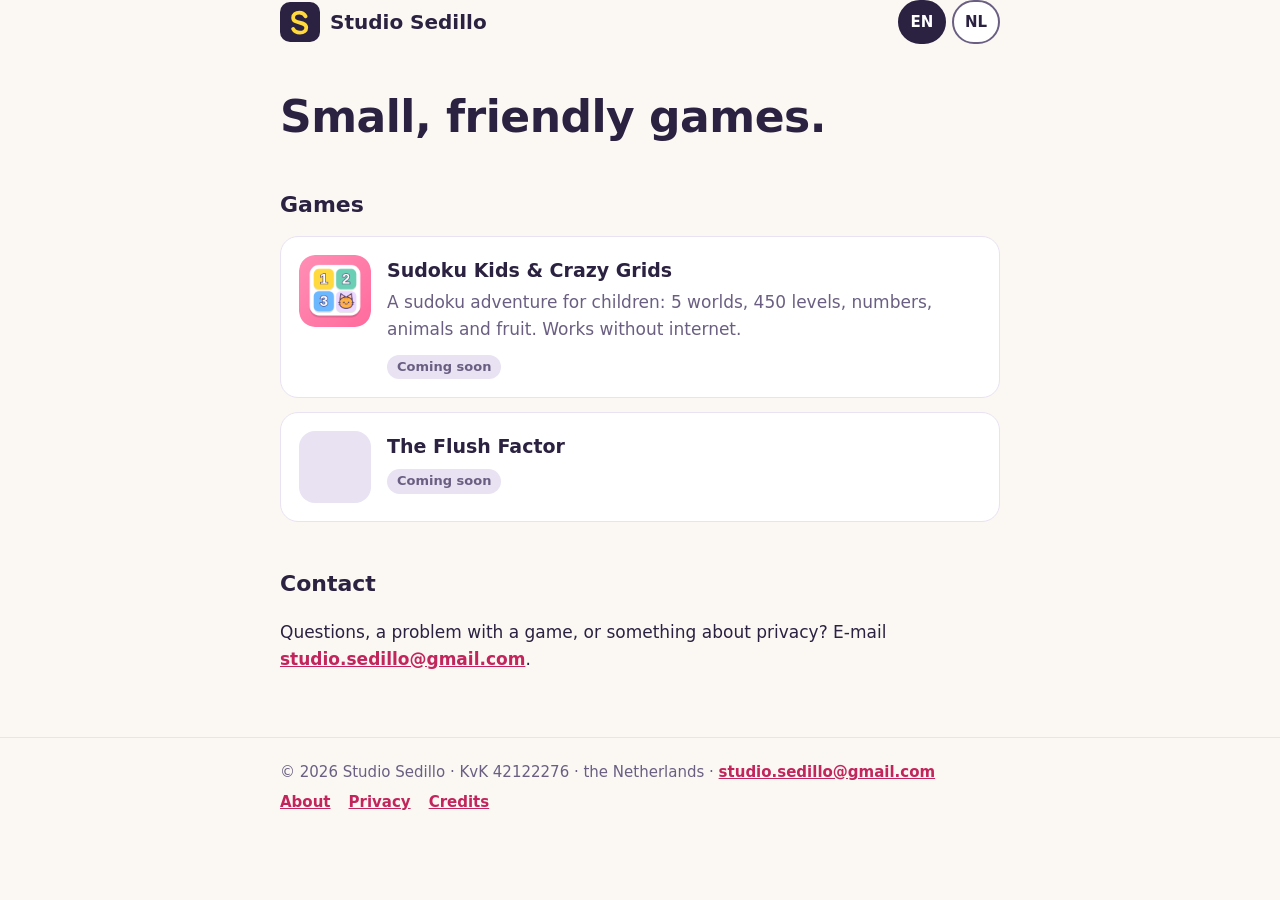
<file: index.html>
<!DOCTYPE html>
<html lang="en">
<head>
  <meta charset="UTF-8" />
  <meta http-equiv="Content-Security-Policy" content="default-src 'self'; script-src 'self'; style-src 'self'; img-src 'self' data:; object-src 'none'; base-uri 'self'; form-action 'none'" />
  <meta name="referrer" content="strict-origin-when-cross-origin" />
  <meta name="viewport" content="width=device-width, initial-scale=1.0" />
  <meta name="description" content="Studio Sedillo makes small, friendly games." />
  <meta name="theme-color" content="#2B2140" />
  <title data-title-en="Studio Sedillo – small, friendly games" data-title-nl="Studio Sedillo – kleine, vriendelijke spellen">Studio Sedillo – small, friendly games</title>
  <link rel="icon" href="logo.svg" type="image/svg+xml" />
  <link rel="stylesheet" href="style.css" />
</head>
<body>
<a class="skip" href="#main" data-en="Skip to content" data-nl="Naar de inhoud">Skip to content</a>
<header class="wrap">
  <div class="bar">
    <a class="brand" href="./"><img src="logo.svg" alt="" width="40" height="40" />Studio Sedillo</a>
    <div class="langs" role="group" aria-label="Language">
      <button type="button" data-lang="en" lang="en" aria-pressed="true">EN</button>
      <button type="button" data-lang="nl" lang="nl" aria-pressed="false">NL</button>
    </div>
  </div>
</header>

<main class="wrap" id="main">
  <h1 data-en="Small, friendly games." data-nl="Kleine, vriendelijke spellen.">Small, friendly games.</h1>

  <h2 id="apps" data-en="Games" data-nl="Spellen">Games</h2>
  <div class="apps">
    <article class="app">
      <img src="apps/sudoku-kids.png" alt="" width="72" height="72" />
      <div>
        <h3>Sudoku Kids &amp; Crazy Grids</h3>
        <p data-en="A sudoku adventure for children: 5 worlds, 450 levels, numbers, animals and fruit. Works without internet."
           data-nl="Een sudoku-avontuur voor kinderen: 5 werelden, 450 levels, cijfers, dieren en fruit. Werkt zonder internet.">A sudoku adventure for children: 5 worlds, 450 levels, numbers, animals and fruit. Works without internet.</p>
        <span class="tag" data-en="Coming soon" data-nl="Binnenkort">Coming soon</span>
      </div>
    </article>
    <article class="app">
      <div class="ph" aria-hidden="true"></div>
      <div>
        <h3>The Flush Factor</h3>
        <span class="tag" data-en="Coming soon" data-nl="Binnenkort">Coming soon</span>
      </div>
    </article>
  </div>

  <h2 id="contact" data-en="Contact" data-nl="Contact">Contact</h2>
  <p data-en="Questions, a problem with a game, or something about privacy? E-mail <a href=&quot;mailto:studio.sedillo@gmail.com&quot;>studio.sedillo@gmail.com</a>."
     data-nl="Vragen, een probleem met een spel, of iets over privacy? Mail naar <a href=&quot;mailto:studio.sedillo@gmail.com&quot;>studio.sedillo@gmail.com</a>.">Questions, a problem with a game, or something about privacy? E-mail <a href="mailto:studio.sedillo@gmail.com">studio.sedillo@gmail.com</a>.</p>
</main>

<footer>
  <div class="wrap">
    <span data-en="&copy; 2026 Studio Sedillo · KvK 42122276 · the Netherlands · <a href=&quot;mailto:studio.sedillo@gmail.com&quot;>studio.sedillo@gmail.com</a>" data-nl="&copy; 2026 Studio Sedillo · KvK 42122276 · Nederland · <a href=&quot;mailto:studio.sedillo@gmail.com&quot;>studio.sedillo@gmail.com</a>">&copy; 2026 Studio Sedillo · KvK 42122276 · the Netherlands · <a href="mailto:studio.sedillo@gmail.com">studio.sedillo@gmail.com</a></span>
    <nav class="foot-links">
      <a href="over" data-en="About" data-nl="Over ons">About</a>
      <a href="privacy" data-en="Privacy" data-nl="Privacy">Privacy</a>
      <a href="credits" data-en="Credits" data-nl="Credits">Credits</a>
    </nav>
  </div>
</footer>
<script src="site.js"></script>
</body>
</html>
</file>
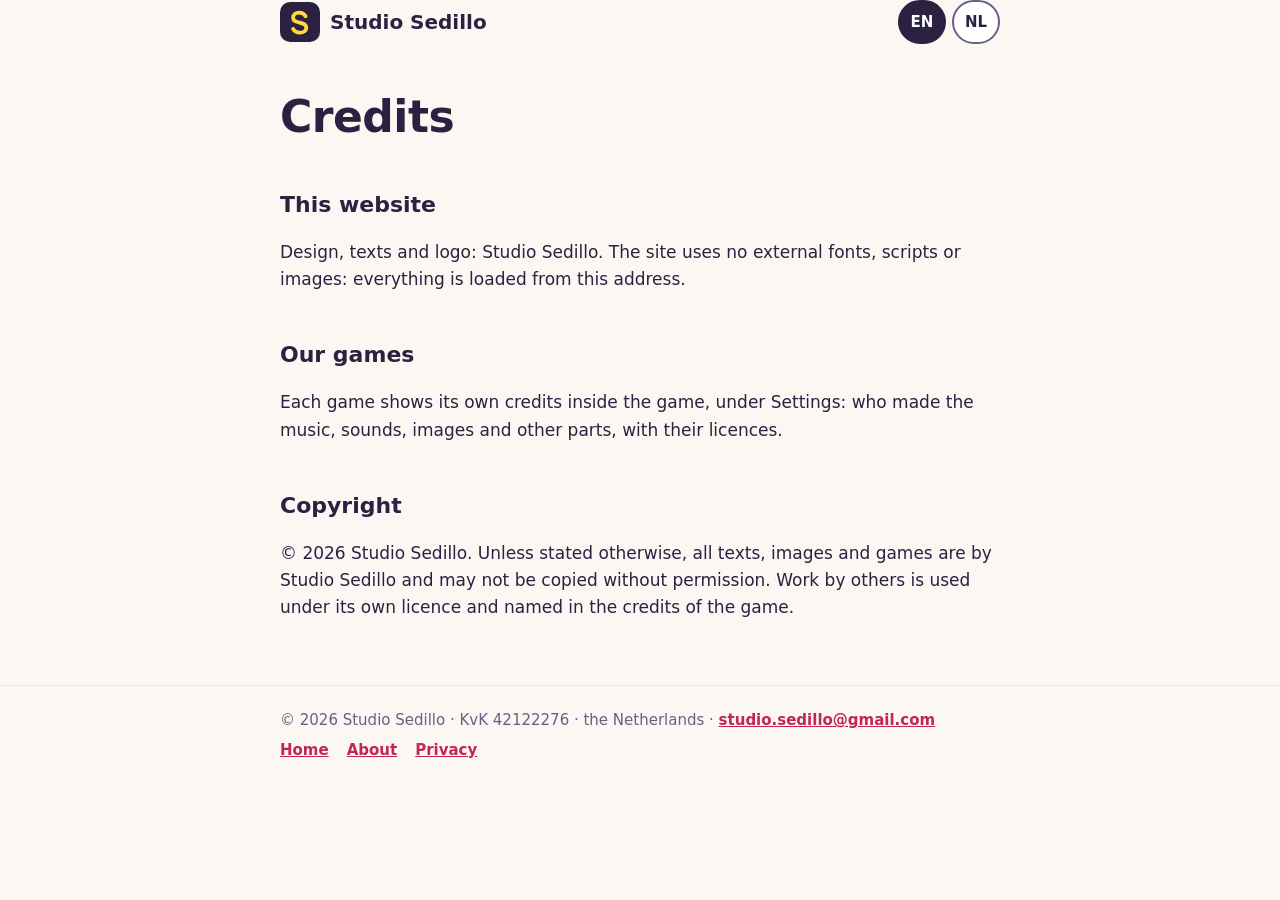
<file: credits.html>
<!DOCTYPE html>
<html lang="en">
<head>
  <meta charset="UTF-8" />
  <meta http-equiv="Content-Security-Policy" content="default-src 'self'; script-src 'self'; style-src 'self'; img-src 'self' data:; object-src 'none'; base-uri 'self'; form-action 'none'" />
  <meta name="referrer" content="strict-origin-when-cross-origin" />
  <meta name="viewport" content="width=device-width, initial-scale=1.0" />
  <meta name="theme-color" content="#2B2140" />
  <title data-title-en="Credits – Studio Sedillo" data-title-nl="Credits – Studio Sedillo">Credits – Studio Sedillo</title>
  <link rel="icon" href="logo.svg" type="image/svg+xml" />
  <link rel="stylesheet" href="style.css" />
</head>
<body>
<a class="skip" href="#main" data-en="Skip to content" data-nl="Naar de inhoud">Skip to content</a>
<header class="wrap">
  <div class="bar">
    <a class="brand" href="./"><img src="logo.svg" alt="" width="40" height="40" />Studio Sedillo</a>
    <div class="langs" role="group" aria-label="Language">
      <button type="button" data-lang="en" lang="en" aria-pressed="true">EN</button>
      <button type="button" data-lang="nl" lang="nl" aria-pressed="false">NL</button>
    </div>
  </div>
</header>

<main class="wrap" id="main">
  <h1 data-en="Credits" data-nl="Credits">Credits</h1>

  <h2 data-en="This website" data-nl="Deze website">This website</h2>
  <p data-en="Design, texts and logo: Studio Sedillo. The site uses no external fonts, scripts or images: everything is loaded from this address."
     data-nl="Ontwerp, teksten en logo: Studio Sedillo. De site gebruikt geen lettertypen, scripts of afbeeldingen van buiten: alles komt van dit adres.">Design, texts and logo: Studio Sedillo. The site uses no external fonts, scripts or images: everything is loaded from this address.</p>

  <h2 data-en="Our games" data-nl="Onze spellen">Our games</h2>
  <p data-en="Each game shows its own credits inside the game, under Settings: who made the music, sounds, images and other parts, with their licences."
     data-nl="Elk spel toont zijn eigen credits in het spel, onder Instellingen: wie de muziek, geluiden, afbeeldingen en andere onderdelen heeft gemaakt, met hun licenties.">Each game shows its own credits inside the game, under Settings: who made the music, sounds, images and other parts, with their licences.</p>

  <h2 data-en="Copyright" data-nl="Auteursrecht">Copyright</h2>
  <p data-en="&copy; 2026 Studio Sedillo. Unless stated otherwise, all texts, images and games are by Studio Sedillo and may not be copied without permission. Work by others is used under its own licence and named in the credits of the game."
     data-nl="&copy; 2026 Studio Sedillo. Tenzij anders vermeld zijn alle teksten, afbeeldingen en spellen van Studio Sedillo en mogen ze niet zonder toestemming worden overgenomen. Werk van anderen wordt gebruikt onder de eigen licentie en staat in de credits van het spel.">&copy; 2026 Studio Sedillo. Unless stated otherwise, all texts, images and games are by Studio Sedillo and may not be copied without permission. Work by others is used under its own licence and named in the credits of the game.</p>
</main>

<footer>
  <div class="wrap">
    <span data-en="&copy; 2026 Studio Sedillo · KvK 42122276 · the Netherlands · <a href=&quot;mailto:studio.sedillo@gmail.com&quot;>studio.sedillo@gmail.com</a>" data-nl="&copy; 2026 Studio Sedillo · KvK 42122276 · Nederland · <a href=&quot;mailto:studio.sedillo@gmail.com&quot;>studio.sedillo@gmail.com</a>">&copy; 2026 Studio Sedillo · KvK 42122276 · the Netherlands · <a href="mailto:studio.sedillo@gmail.com">studio.sedillo@gmail.com</a></span>
    <nav class="foot-links">
      <a href="./" data-en="Home" data-nl="Home">Home</a>
      <a href="over" data-en="About" data-nl="Over ons">About</a>
      <a href="privacy" data-en="Privacy" data-nl="Privacy">Privacy</a>
    </nav>
  </div>
</footer>
<script src="site.js"></script>
</body>
</html>
</file>
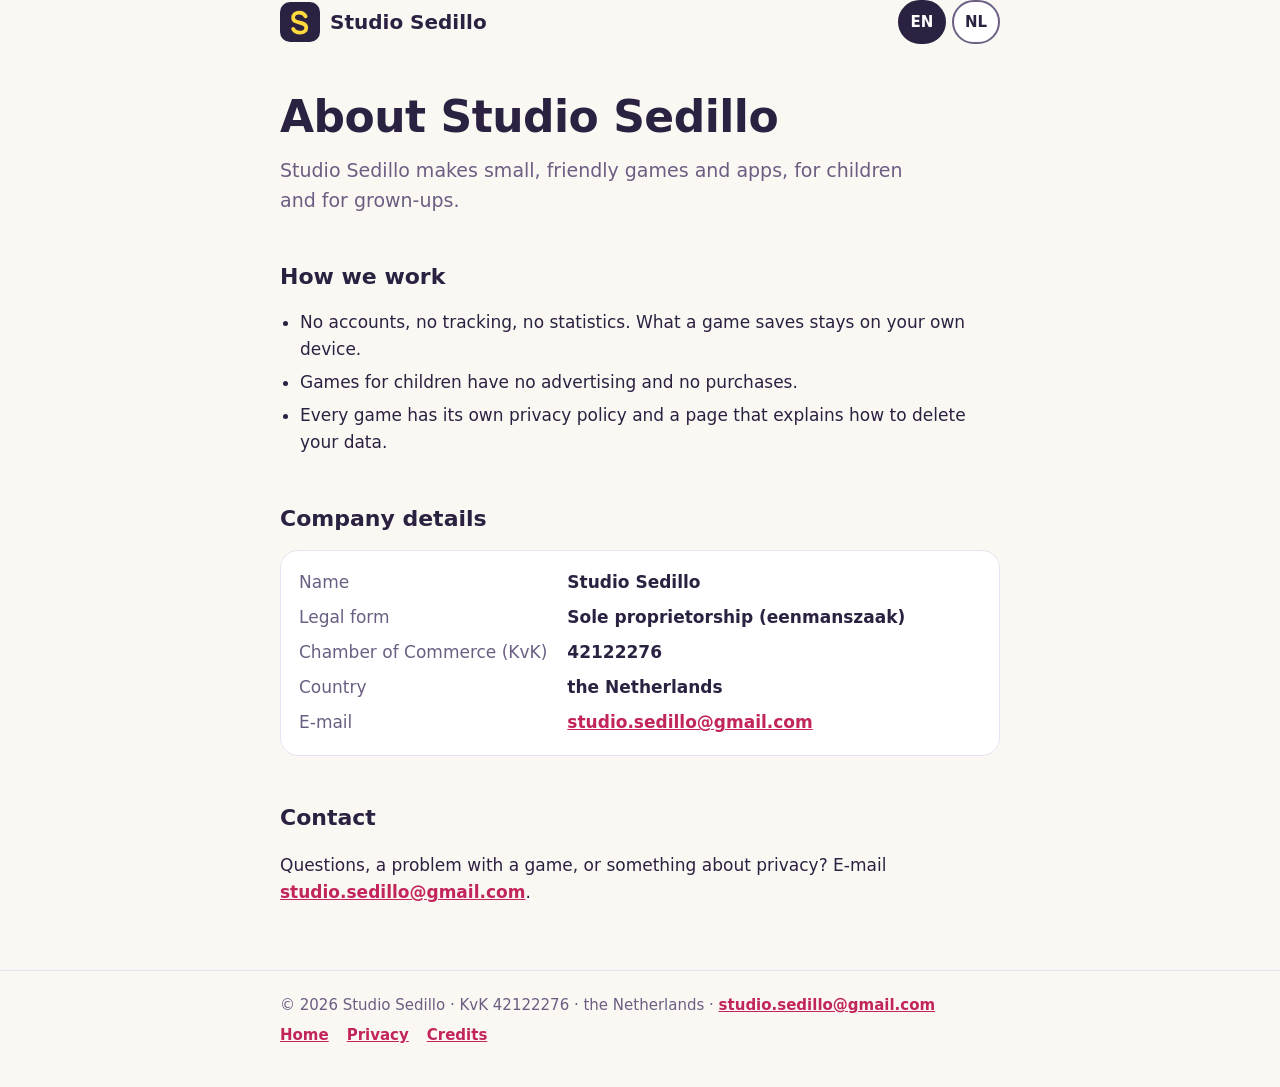
<file: over.html>
<!DOCTYPE html>
<html lang="en">
<head>
  <meta charset="UTF-8" />
  <meta http-equiv="Content-Security-Policy" content="default-src 'self'; script-src 'self'; style-src 'self'; img-src 'self' data:; object-src 'none'; base-uri 'self'; form-action 'none'" />
  <meta name="referrer" content="strict-origin-when-cross-origin" />
  <meta name="viewport" content="width=device-width, initial-scale=1.0" />
  <meta name="theme-color" content="#2B2140" />
  <title data-title-en="About – Studio Sedillo" data-title-nl="Over ons – Studio Sedillo">About – Studio Sedillo</title>
  <link rel="icon" href="logo.svg" type="image/svg+xml" />
  <link rel="stylesheet" href="style.css" />
</head>
<body>
<a class="skip" href="#main" data-en="Skip to content" data-nl="Naar de inhoud">Skip to content</a>
<header class="wrap">
  <div class="bar">
    <a class="brand" href="./"><img src="logo.svg" alt="" width="40" height="40" />Studio Sedillo</a>
    <div class="langs" role="group" aria-label="Language">
      <button type="button" data-lang="en" lang="en" aria-pressed="true">EN</button>
      <button type="button" data-lang="nl" lang="nl" aria-pressed="false">NL</button>
    </div>
  </div>
</header>

<main class="wrap" id="main">
  <h1 data-en="About Studio Sedillo" data-nl="Over Studio Sedillo">About Studio Sedillo</h1>
  <p class="lead" data-en="Studio Sedillo makes small, friendly games and apps, for children and for grown-ups."
     data-nl="Studio Sedillo maakt kleine, vriendelijke spellen en apps, voor kinderen en voor volwassenen.">Studio Sedillo makes small, friendly games and apps, for children and for grown-ups.</p>

  <h2 data-en="How we work" data-nl="Hoe we werken">How we work</h2>
  <ul class="points">
    <li data-en="No accounts, no tracking, no statistics. What a game saves stays on your own device."
        data-nl="Geen accounts, geen tracking, geen statistieken. Wat een spel bewaart, blijft op je eigen toestel.">No accounts, no tracking, no statistics. What a game saves stays on your own device.</li>
    <li data-en="Games for children have no advertising and no purchases."
        data-nl="Spellen voor kinderen hebben geen advertenties en geen aankopen.">Games for children have no advertising and no purchases.</li>
    <li data-en="Every game has its own privacy policy and a page that explains how to delete your data."
        data-nl="Elk spel heeft een eigen privacyverklaring en een pagina die uitlegt hoe je je gegevens verwijdert.">Every game has its own privacy policy and a page that explains how to delete your data.</li>
  </ul>

  <h2 data-en="Company details" data-nl="Bedrijfsgegevens">Company details</h2>
  <dl class="facts">
    <dt data-en="Name" data-nl="Naam">Name</dt>
    <dd>Studio Sedillo</dd>
    <dt data-en="Legal form" data-nl="Rechtsvorm">Legal form</dt>
    <dd data-en="Sole proprietorship (eenmanszaak)" data-nl="Eenmanszaak">Sole proprietorship (eenmanszaak)</dd>
    <dt data-en="Chamber of Commerce (KvK)" data-nl="KvK-nummer">Chamber of Commerce (KvK)</dt>
    <dd>42122276</dd>
    <dt data-en="Country" data-nl="Land">Country</dt>
    <dd data-en="the Netherlands" data-nl="Nederland">the Netherlands</dd>
    <dt data-en="E-mail" data-nl="E-mail">E-mail</dt>
    <dd><a href="mailto:studio.sedillo@gmail.com">studio.sedillo@gmail.com</a></dd>
  </dl>

  <h2 data-en="Contact" data-nl="Contact">Contact</h2>
  <p data-en="Questions, a problem with a game, or something about privacy? E-mail <a href=&quot;mailto:studio.sedillo@gmail.com&quot;>studio.sedillo@gmail.com</a>."
     data-nl="Vragen, een probleem met een spel, of iets over privacy? Mail naar <a href=&quot;mailto:studio.sedillo@gmail.com&quot;>studio.sedillo@gmail.com</a>.">Questions, a problem with a game, or something about privacy? E-mail <a href="mailto:studio.sedillo@gmail.com">studio.sedillo@gmail.com</a>.</p>
</main>

<footer>
  <div class="wrap">
    <span data-en="&copy; 2026 Studio Sedillo · KvK 42122276 · the Netherlands · <a href=&quot;mailto:studio.sedillo@gmail.com&quot;>studio.sedillo@gmail.com</a>" data-nl="&copy; 2026 Studio Sedillo · KvK 42122276 · Nederland · <a href=&quot;mailto:studio.sedillo@gmail.com&quot;>studio.sedillo@gmail.com</a>">&copy; 2026 Studio Sedillo · KvK 42122276 · the Netherlands · <a href="mailto:studio.sedillo@gmail.com">studio.sedillo@gmail.com</a></span>
    <nav class="foot-links">
      <a href="./" data-en="Home" data-nl="Home">Home</a>
      <a href="privacy" data-en="Privacy" data-nl="Privacy">Privacy</a>
      <a href="credits" data-en="Credits" data-nl="Credits">Credits</a>
    </nav>
  </div>
</footer>
<script src="site.js"></script>
</body>
</html>
</file>
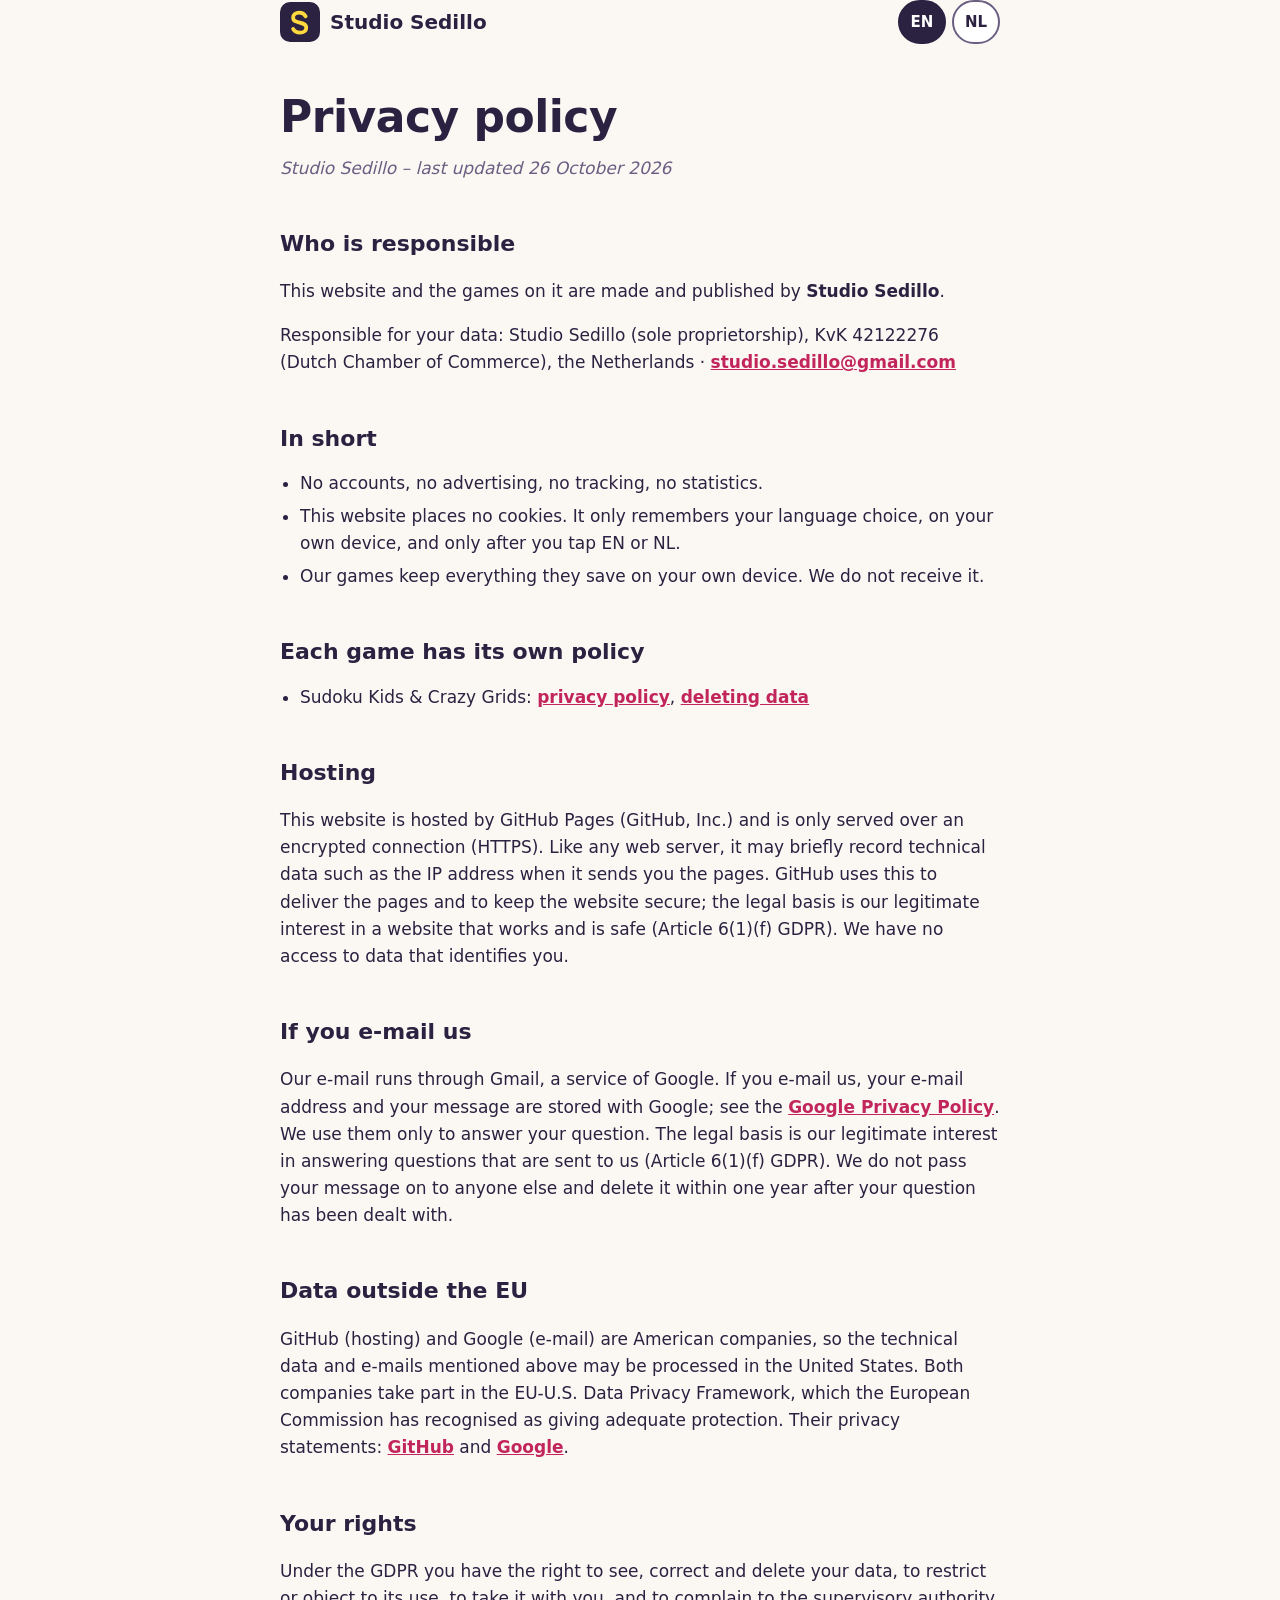
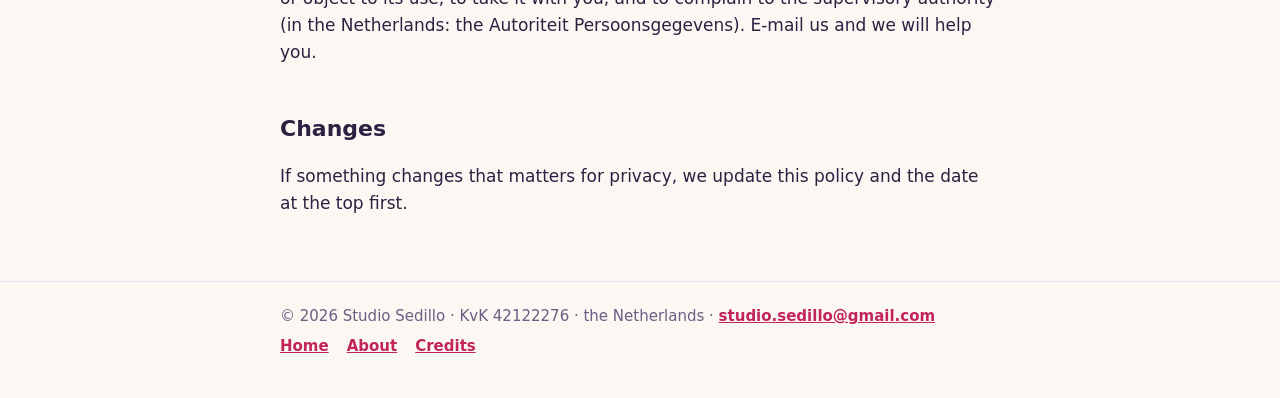
<file: privacy.html>
<!DOCTYPE html>
<html lang="en">
<head>
  <meta charset="UTF-8" />
  <meta http-equiv="Content-Security-Policy" content="default-src 'self'; script-src 'self'; style-src 'self'; img-src 'self' data:; object-src 'none'; base-uri 'self'; form-action 'none'" />
  <meta name="referrer" content="strict-origin-when-cross-origin" />
  <meta name="viewport" content="width=device-width, initial-scale=1.0" />
  <meta name="theme-color" content="#2B2140" />
  <title data-title-en="Privacy policy – Studio Sedillo" data-title-nl="Privacyverklaring – Studio Sedillo">Privacy policy – Studio Sedillo</title>
  <link rel="icon" href="logo.svg" type="image/svg+xml" />
  <link rel="stylesheet" href="style.css" />
</head>
<body>
<a class="skip" href="#main" data-en="Skip to content" data-nl="Naar de inhoud">Skip to content</a>
<header class="wrap">
  <div class="bar">
    <a class="brand" href="./"><img src="logo.svg" alt="" width="40" height="40" />Studio Sedillo</a>
    <div class="langs" role="group" aria-label="Language">
      <button type="button" data-lang="en" lang="en" aria-pressed="true">EN</button>
      <button type="button" data-lang="nl" lang="nl" aria-pressed="false">NL</button>
    </div>
  </div>
</header>

<main class="wrap" id="main">
  <h1 data-en="Privacy policy" data-nl="Privacyverklaring">Privacy policy</h1>
  <p class="updated" data-en="Studio Sedillo – last updated 26 October 2026" data-nl="Studio Sedillo – laatst bijgewerkt op 26 oktober 2026">Studio Sedillo – last updated 26 October 2026</p>

  <h2 data-en="Who is responsible" data-nl="Wie is verantwoordelijk">Who is responsible</h2>
  <p data-en="This website and the games on it are made and published by <strong>Studio Sedillo</strong>."
     data-nl="Deze website en de spellen erop worden gemaakt en uitgegeven door <strong>Studio Sedillo</strong>.">This website and the games on it are made and published by <strong>Studio Sedillo</strong>.</p>
  <p data-en="Responsible for your data: Studio Sedillo (sole proprietorship), KvK 42122276 (Dutch Chamber of Commerce), the Netherlands · <a href=&quot;mailto:studio.sedillo@gmail.com&quot;>studio.sedillo@gmail.com</a>"
     data-nl="Verantwoordelijke: Studio Sedillo (eenmanszaak), KvK 42122276, Nederland · <a href=&quot;mailto:studio.sedillo@gmail.com&quot;>studio.sedillo@gmail.com</a>">Responsible for your data: Studio Sedillo (sole proprietorship), KvK 42122276 (Dutch Chamber of Commerce), the Netherlands · <a href="mailto:studio.sedillo@gmail.com">studio.sedillo@gmail.com</a></p>

  <h2 data-en="In short" data-nl="In het kort">In short</h2>
  <ul class="points">
    <li data-en="No accounts, no advertising, no tracking, no statistics." data-nl="Geen accounts, geen advertenties, geen tracking, geen statistieken.">No accounts, no advertising, no tracking, no statistics.</li>
    <li data-en="This website places no cookies. It only remembers your language choice, on your own device, and only after you tap EN or NL." data-nl="Deze website plaatst geen cookies. Hij onthoudt alleen je taalkeuze, op je eigen toestel, en pas nadat je op EN of NL tikt.">This website places no cookies. It only remembers your language choice, on your own device, and only after you tap EN or NL.</li>
    <li data-en="Our games keep everything they save on your own device. We do not receive it." data-nl="Onze spellen bewaren alles op je eigen toestel. Wij ontvangen het niet.">Our games keep everything they save on your own device. We do not receive it.</li>
  </ul>

  <h2 data-en="Each game has its own policy" data-nl="Elk spel heeft een eigen verklaring">Each game has its own policy</h2>
  <ul class="points">
    <li>Sudoku Kids &amp; Crazy Grids:
      <a href="sudoku-kids/privacy" data-en="privacy policy" data-nl="privacyverklaring">privacy policy</a>,
      <a href="sudoku-kids/delete" data-en="deleting data" data-nl="gegevens verwijderen">deleting data</a></li>
  </ul>

  <h2 data-en="Hosting" data-nl="Hosting">Hosting</h2>
  <p data-en="This website is hosted by GitHub Pages (GitHub, Inc.) and is only served over an encrypted connection (HTTPS). Like any web server, it may briefly record technical data such as the IP address when it sends you the pages. GitHub uses this to deliver the pages and to keep the website secure; the legal basis is our legitimate interest in a website that works and is safe (Article 6(1)(f) GDPR). We have no access to data that identifies you."
     data-nl="Deze website wordt gehost door GitHub Pages (GitHub, Inc.) en is alleen bereikbaar via een versleutelde verbinding (HTTPS). Zoals elke webserver kan die bij het versturen van de pagina's kort technische gegevens zoals het IP-adres vastleggen. GitHub gebruikt dit om de pagina's te leveren en de website te beveiligen; de grondslag is ons gerechtvaardigd belang bij een website die werkt en veilig is (artikel 6 lid 1 sub f AVG). Wij hebben geen toegang tot gegevens waarmee jij te herkennen bent.">This website is hosted by GitHub Pages (GitHub, Inc.) and is only served over an encrypted connection (HTTPS). Like any web server, it may briefly record technical data such as the IP address when it sends you the pages. GitHub uses this to deliver the pages and to keep the website secure; the legal basis is our legitimate interest in a website that works and is safe (Article 6(1)(f) GDPR). We have no access to data that identifies you.</p>

  <h2 data-en="If you e-mail us" data-nl="Als je ons mailt">If you e-mail us</h2>
  <p data-en="Our e-mail runs through Gmail, a service of Google. If you e-mail us, your e-mail address and your message are stored with Google; see the <a href=&quot;https://policies.google.com/privacy&quot; rel=&quot;noopener&quot;>Google Privacy Policy</a>. We use them only to answer your question. The legal basis is our legitimate interest in answering questions that are sent to us (Article 6(1)(f) GDPR). We do not pass your message on to anyone else and delete it within one year after your question has been dealt with."
     data-nl="Onze e-mail loopt via Gmail, een dienst van Google. Als je ons mailt, staan je e-mailadres en je bericht bij Google; zie de <a href=&quot;https://policies.google.com/privacy&quot; rel=&quot;noopener&quot;>privacyverklaring van Google</a>. We gebruiken ze alleen om je vraag te beantwoorden. De grondslag is ons gerechtvaardigd belang om vragen te beantwoorden die we krijgen (artikel 6 lid 1 sub f AVG). We geven je bericht aan niemand anders door en wissen het binnen een jaar nadat je vraag is afgehandeld.">Our e-mail runs through Gmail, a service of Google. If you e-mail us, your e-mail address and your message are stored with Google; see the <a href="https://policies.google.com/privacy" rel="noopener">Google Privacy Policy</a>. We use them only to answer your question. The legal basis is our legitimate interest in answering questions that are sent to us (Article 6(1)(f) GDPR). We do not pass your message on to anyone else and delete it within one year after your question has been dealt with.</p>

  <h2 data-en="Data outside the EU" data-nl="Gegevens buiten de EU">Data outside the EU</h2>
  <p data-en="GitHub (hosting) and Google (e-mail) are American companies, so the technical data and e-mails mentioned above may be processed in the United States. Both companies take part in the EU-U.S. Data Privacy Framework, which the European Commission has recognised as giving adequate protection. Their privacy statements: <a href=&quot;https://docs.github.com/en/site-policy/privacy-policies/github-general-privacy-statement&quot; rel=&quot;noopener&quot;>GitHub</a> and <a href=&quot;https://policies.google.com/privacy&quot; rel=&quot;noopener&quot;>Google</a>."
     data-nl="GitHub (hosting) en Google (e-mail) zijn Amerikaanse bedrijven. De technische gegevens en e-mails die hierboven staan, kunnen daardoor in de Verenigde Staten worden verwerkt. Beide bedrijven doen mee aan het EU-U.S. Data Privacy Framework, dat volgens de Europese Commissie voldoende bescherming biedt. Hun privacyverklaringen: <a href=&quot;https://docs.github.com/en/site-policy/privacy-policies/github-general-privacy-statement&quot; rel=&quot;noopener&quot;>GitHub</a> en <a href=&quot;https://policies.google.com/privacy&quot; rel=&quot;noopener&quot;>Google</a>.">GitHub (hosting) and Google (e-mail) are American companies, so the technical data and e-mails mentioned above may be processed in the United States. Both companies take part in the EU-U.S. Data Privacy Framework, which the European Commission has recognised as giving adequate protection. Their privacy statements: <a href="https://docs.github.com/en/site-policy/privacy-policies/github-general-privacy-statement" rel="noopener">GitHub</a> and <a href="https://policies.google.com/privacy" rel="noopener">Google</a>.</p>

  <h2 data-en="Your rights" data-nl="Je rechten">Your rights</h2>
  <p data-en="Under the GDPR you have the right to see, correct and delete your data, to restrict or object to its use, to take it with you, and to complain to the supervisory authority (in the Netherlands: the Autoriteit Persoonsgegevens). E-mail us and we will help you."
     data-nl="Volgens de AVG heb je recht op inzage, correctie en verwijdering van je gegevens, op beperking van en bezwaar tegen het gebruik ervan, op het meenemen van je gegevens, en op het indienen van een klacht bij de toezichthouder (in Nederland: de Autoriteit Persoonsgegevens). Mail ons en we helpen je.">Under the GDPR you have the right to see, correct and delete your data, to restrict or object to its use, to take it with you, and to complain to the supervisory authority (in the Netherlands: the Autoriteit Persoonsgegevens). E-mail us and we will help you.</p>

  <h2 data-en="Changes" data-nl="Wijzigingen">Changes</h2>
  <p data-en="If something changes that matters for privacy, we update this policy and the date at the top first."
     data-nl="Als er iets verandert dat voor privacy van belang is, passen we eerst deze verklaring en de datum bovenaan aan.">If something changes that matters for privacy, we update this policy and the date at the top first.</p>
</main>

<footer>
  <div class="wrap">
    <span data-en="&copy; 2026 Studio Sedillo · KvK 42122276 · the Netherlands · <a href=&quot;mailto:studio.sedillo@gmail.com&quot;>studio.sedillo@gmail.com</a>" data-nl="&copy; 2026 Studio Sedillo · KvK 42122276 · Nederland · <a href=&quot;mailto:studio.sedillo@gmail.com&quot;>studio.sedillo@gmail.com</a>">&copy; 2026 Studio Sedillo · KvK 42122276 · the Netherlands · <a href="mailto:studio.sedillo@gmail.com">studio.sedillo@gmail.com</a></span>
    <nav class="foot-links">
      <a href="./" data-en="Home" data-nl="Home">Home</a>
      <a href="over" data-en="About" data-nl="Over ons">About</a>
      <a href="credits" data-en="Credits" data-nl="Credits">Credits</a>
    </nav>
  </div>
</footer>
<script src="site.js"></script>
</body>
</html>
</file>
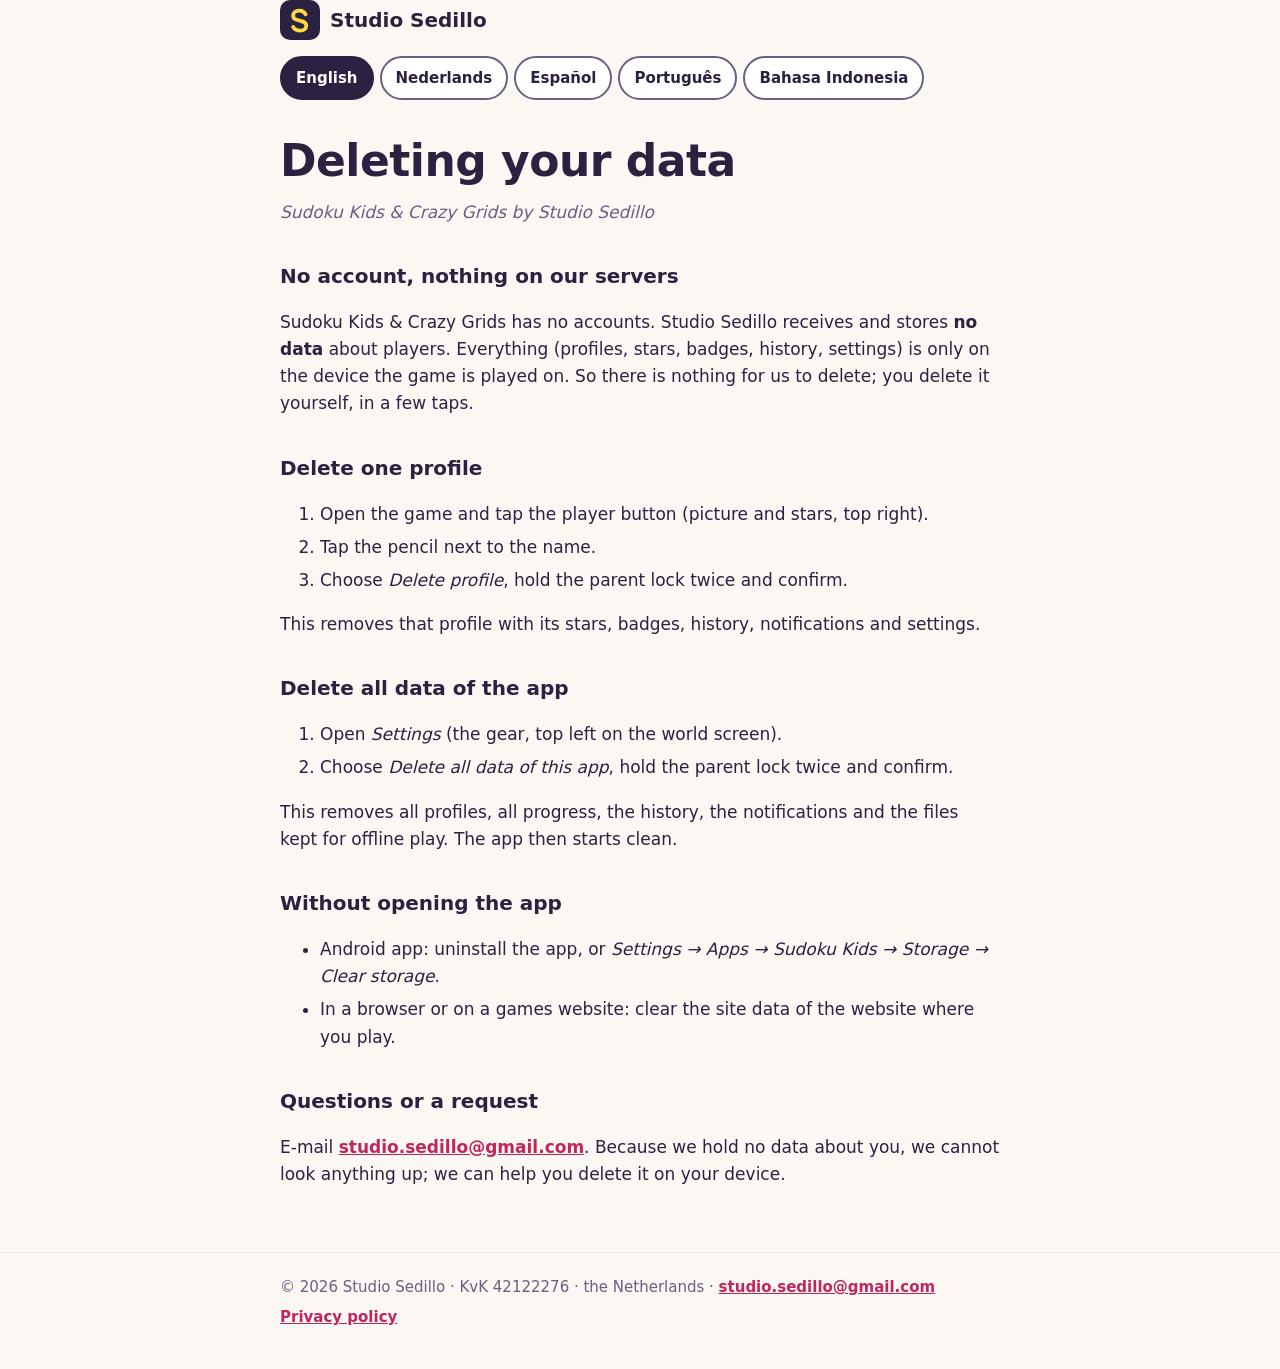
<file: sudoku-kids/delete.html>
<!DOCTYPE html>
<html lang="en">
<head>
  <meta charset="UTF-8" />
  <meta name="viewport" content="width=device-width, initial-scale=1.0" />
  <meta name="theme-color" content="#2B2140" />
  <title>Delete data – Sudoku Kids &amp; Crazy Grids</title>
  <link rel="icon" href="../logo.svg" type="image/svg+xml" />
  <link rel="stylesheet" href="../style.css" />
  <style>
    .langs { flex-wrap: wrap; }
    .langs button { padding: 0 14px; }
    #policy h1 { margin-top: 36px; }
    #policy h2 { font-size: 20px; margin: 34px 0 10px; }
    #policy li { margin-bottom: 6px; }
  </style>
</head>
<body>
<header class="wrap">
  <div class="bar">
    <a class="brand" href="../"><img src="../logo.svg" alt="" width="40" height="40" />Studio Sedillo</a>
  </div>
  <div class="langs" id="langs" role="group" aria-label="Language" style="margin-top:16px"></div>
</header>

<main class="wrap">
  <article id="policy"></article>
</main>

<footer>
  <div class="wrap">
    <span id="company"></span>
    <a id="other" href="privacy"></a>
  </div>
</footer>
<script>
// How to delete your data of Sudoku Kids & Crazy Grids, in five languages. The app links here with ?lang=<language of the app>.
(function () {
  'use strict';
  var MAIL = 'studio.sedillo@gmail.com';
  var ORDER = ['en', 'nl', 'es', 'pt', 'id'];
  var NAMES = { en: 'English', nl: 'Nederlands', es: 'Español', pt: 'Português', id: 'Bahasa Indonesia' };
  var COUNTRY = { en: 'the Netherlands', nl: 'Nederland', es: 'Países Bajos', pt: 'Países Baixos', id: 'Belanda' };
  var OTHER = {"en": "Privacy policy", "nl": "Privacyverklaring", "es": "Política de privacidad", "pt": "Política de privacidade", "id": "Kebijakan privasi"};
  // Every language: a title, a line under it, and sections [heading, html].
  var TEXT = {
 "en": {
  "title": "Deleting your data",
  "sub": "Sudoku Kids &amp; Crazy Grids by Studio Sedillo",
  "sections": [
   [
    "No account, nothing on our servers",
    "<p>Sudoku Kids &amp; Crazy Grids has no accounts. Studio Sedillo receives and stores <strong>no data<\/strong> about players. Everything (profiles, stars, badges, history, settings) is only on the device the game is played on. So there is nothing for us to delete; you delete it yourself, in a few taps.<\/p>"
   ],
   [
    "Delete one profile",
    "<ol><li>Open the game and tap the player button (picture and stars, top right).<\/li><li>Tap the pencil next to the name.<\/li><li>Choose <em>Delete profile<\/em>, hold the parent lock twice and confirm.<\/li><\/ol><p>This removes that profile with its stars, badges, history, notifications and settings.<\/p>"
   ],
   [
    "Delete all data of the app",
    "<ol><li>Open <em>Settings<\/em> (the gear, top left on the world screen).<\/li><li>Choose <em>Delete all data of this app<\/em>, hold the parent lock twice and confirm.<\/li><\/ol><p>This removes all profiles, all progress, the history, the notifications and the files kept for offline play. The app then starts clean.<\/p>"
   ],
   [
    "Without opening the app",
    "<ul><li>Android app: uninstall the app, or <em>Settings → Apps → Sudoku Kids → Storage → Clear storage<\/em>.<\/li><li>In a browser or on a games website: clear the site data of the website where you play.<\/li><\/ul>"
   ],
   [
    "Questions or a request",
    "<p>E-mail {mail}. Because we hold no data about you, we cannot look anything up; we can help you delete it on your device.<\/p>"
   ]
  ]
 },
 "nl": {
  "title": "Gegevens verwijderen",
  "sub": "Sudoku Kids &amp; Crazy Grids van Studio Sedillo",
  "sections": [
   [
    "Geen account, niets op onze servers",
    "<p>Sudoku Kids &amp; Crazy Grids heeft geen accounts. Studio Sedillo ontvangt en bewaart <strong>geen gegevens<\/strong> over spelers. Alles (profielen, sterren, badges, geschiedenis, instellingen) staat alleen op het toestel waarop gespeeld wordt. Er is dus niets dat wij kunnen wissen; je wist het zelf, in een paar tikken.<\/p>"
   ],
   [
    "Eén profiel verwijderen",
    "<ol><li>Open het spel en tik op de spelerknop (plaatje en sterren, rechtsboven).<\/li><li>Tik op het potlood naast de naam.<\/li><li>Kies <em>Profiel verwijderen<\/em>, houd het ouderslot twee keer ingedrukt en bevestig.<\/li><\/ol><p>Dit wist dat profiel met zijn sterren, badges, geschiedenis, meldingen en instellingen.<\/p>"
   ],
   [
    "Alle gegevens van de app verwijderen",
    "<ol><li>Open <em>Instellingen<\/em> (het tandwiel, linksboven op de wereldkaart).<\/li><li>Kies <em>Alle gegevens van deze app verwijderen<\/em>, houd het ouderslot twee keer ingedrukt en bevestig.<\/li><\/ol><p>Dit wist alle profielen, alle voortgang, de geschiedenis, de meldingen en de bestanden voor offline spelen. Daarna start de app schoon.<\/p>"
   ],
   [
    "Zonder de app te openen",
    "<ul><li>Android-app: verwijder de app, of <em>Instellingen → Apps → Sudoku Kids → Opslag → Opslag wissen<\/em>.<\/li><li>In een browser of op een spellenwebsite: wis de sitegegevens van de website waar je speelt.<\/li><\/ul>"
   ],
   [
    "Vragen of een verzoek",
    "<p>Mail naar {mail}. Omdat wij geen gegevens over je hebben, kunnen we niets opzoeken; we kunnen je wel helpen het op je toestel te wissen.<\/p>"
   ]
  ]
 },
 "es": {
  "title": "Eliminar tus datos",
  "sub": "Sudoku Kids &amp; Crazy Grids de Studio Sedillo",
  "sections": [
   [
    "Sin cuenta, nada en nuestros servidores",
    "<p>Sudoku Kids &amp; Crazy Grids no tiene cuentas. Studio Sedillo no recibe ni guarda <strong>ningún dato<\/strong> de los jugadores. Todo (perfiles, estrellas, insignias, historial, ajustes) está solo en el dispositivo donde se juega. Por eso no hay nada que podamos borrar nosotros; lo borras tú, en unos pocos toques.<\/p>"
   ],
   [
    "Eliminar un perfil",
    "<ol><li>Abre el juego y toca el botón del jugador (dibujo y estrellas, arriba a la derecha).<\/li><li>Toca el lápiz junto al nombre.<\/li><li>Elige <em>Eliminar perfil<\/em>, mantén pulsado dos veces el bloqueo para padres y confirma.<\/li><\/ol><p>Esto borra ese perfil con sus estrellas, insignias, historial, avisos y ajustes.<\/p>"
   ],
   [
    "Eliminar todos los datos de la aplicación",
    "<ol><li>Abre <em>Ajustes<\/em> (el engranaje, arriba a la izquierda en la pantalla de mundos).<\/li><li>Elige <em>Eliminar todos los datos de esta aplicación<\/em>, mantén pulsado dos veces el bloqueo para padres y confirma.<\/li><\/ol><p>Esto borra todos los perfiles, todo el progreso, el historial, los avisos y los archivos guardados para jugar sin conexión. Después la aplicación empieza de cero.<\/p>"
   ],
   [
    "Sin abrir la aplicación",
    "<ul><li>Aplicación de Android: desinstálala, o <em>Ajustes → Aplicaciones → Sudoku Kids → Almacenamiento → Borrar datos<\/em>.<\/li><li>En un navegador o en un sitio web de juegos: borra los datos del sitio web donde juegas.<\/li><\/ul>"
   ],
   [
    "Preguntas o una solicitud",
    "<p>Escribe a {mail}. Como no tenemos datos sobre ti, no podemos consultar nada; sí podemos ayudarte a borrarlos en tu dispositivo.<\/p>"
   ]
  ]
 },
 "pt": {
  "title": "Excluir seus dados",
  "sub": "Sudoku Kids &amp; Crazy Grids do Studio Sedillo",
  "sections": [
   [
    "Sem conta, nada em nossos servidores",
    "<p>Sudoku Kids &amp; Crazy Grids não tem contas. O Studio Sedillo não recebe nem guarda <strong>nenhum dado<\/strong> dos jogadores. Tudo (perfis, estrelas, medalhas, histórico, configurações) fica apenas no aparelho em que se joga. Por isso não há nada que nós possamos apagar; você mesmo apaga, em poucos toques.<\/p>"
   ],
   [
    "Excluir um perfil",
    "<ol><li>Abra o jogo e toque no botão do jogador (imagem e estrelas, no canto superior direito).<\/li><li>Toque no lápis ao lado do nome.<\/li><li>Escolha <em>Excluir perfil<\/em>, segure duas vezes o bloqueio para os pais e confirme.<\/li><\/ol><p>Isso apaga esse perfil com suas estrelas, medalhas, histórico, avisos e configurações.<\/p>"
   ],
   [
    "Excluir todos os dados do aplicativo",
    "<ol><li>Abra <em>Configurações<\/em> (a engrenagem, no canto superior esquerdo da tela de mundos).<\/li><li>Escolha <em>Excluir todos os dados deste aplicativo<\/em>, segure duas vezes o bloqueio para os pais e confirme.<\/li><\/ol><p>Isso apaga todos os perfis, todo o progresso, o histórico, os avisos e os arquivos guardados para jogar sem internet. Depois o aplicativo começa do zero.<\/p>"
   ],
   [
    "Sem abrir o aplicativo",
    "<ul><li>Aplicativo Android: desinstale-o, ou <em>Configurações → Apps → Sudoku Kids → Armazenamento → Limpar armazenamento<\/em>.<\/li><li>No navegador ou em um site de jogos: limpe os dados do site em que você joga.<\/li><\/ul>"
   ],
   [
    "Dúvidas ou um pedido",
    "<p>Escreva para {mail}. Como não temos dados sobre você, não podemos consultar nada; podemos ajudar você a apagá-los no seu aparelho.<\/p>"
   ]
  ]
 },
 "id": {
  "title": "Menghapus datamu",
  "sub": "Sudoku Kids &amp; Crazy Grids oleh Studio Sedillo",
  "sections": [
   [
    "Tanpa akun, tidak ada apa pun di server kami",
    "<p>Sudoku Kids &amp; Crazy Grids tidak memiliki akun. Studio Sedillo tidak menerima dan tidak menyimpan <strong>data apa pun<\/strong> tentang pemain. Semuanya (profil, bintang, lencana, riwayat, pengaturan) hanya ada di perangkat tempat permainan dimainkan. Jadi tidak ada yang bisa kami hapus; kamu menghapusnya sendiri, dengan beberapa ketukan.<\/p>"
   ],
   [
    "Menghapus satu profil",
    "<ol><li>Buka permainan dan ketuk tombol pemain (gambar dan bintang, kanan atas).<\/li><li>Ketuk pensil di samping nama.<\/li><li>Pilih <em>Hapus profil<\/em>, tahan kunci orang tua dua kali, lalu konfirmasi.<\/li><\/ol><p>Ini menghapus profil itu beserta bintang, lencana, riwayat, pemberitahuan, dan pengaturannya.<\/p>"
   ],
   [
    "Menghapus semua data aplikasi",
    "<ol><li>Buka <em>Pengaturan<\/em> (roda gigi, kiri atas pada layar dunia).<\/li><li>Pilih <em>Hapus semua data aplikasi ini<\/em>, tahan kunci orang tua dua kali, lalu konfirmasi.<\/li><\/ol><p>Ini menghapus semua profil, semua kemajuan, riwayat, pemberitahuan, dan file yang disimpan untuk bermain tanpa internet. Setelah itu aplikasi mulai dari awal.<\/p>"
   ],
   [
    "Tanpa membuka aplikasi",
    "<ul><li>Aplikasi Android: copot aplikasi, atau <em>Setelan → Aplikasi → Sudoku Kids → Penyimpanan → Hapus penyimpanan<\/em>.<\/li><li>Di browser atau di situs web permainan: hapus data situs dari situs web tempat kamu bermain.<\/li><\/ul>"
   ],
   [
    "Pertanyaan atau permintaan",
    "<p>Kirim email ke {mail}. Karena kami tidak memiliki data tentang dirimu, kami tidak dapat mencari apa pun; kami dapat membantumu menghapusnya di perangkatmu.<\/p>"
   ]
  ]
 }
};

  function start() {
    try {
      var asked = new URLSearchParams(location.search).get('lang');
      if (TEXT[asked]) return asked;
      var saved = localStorage.getItem('studioSedillo_lang');
      if (TEXT[saved]) return saved;
    } catch (e) { /* storage blocked */ }
    var device = String(navigator.language || 'en').slice(0, 2).toLowerCase();
    return TEXT[device] ? device : 'en';
  }
  function show(lang) {
    var T = TEXT[lang];
    var mail = '<a href="mailto:' + MAIL + '">' + MAIL + '</a>';
    document.documentElement.lang = lang;
    document.title = T.title + ' – Sudoku Kids & Crazy Grids';
    document.getElementById('policy').innerHTML =
      '<h1>' + T.title + '</h1><p class="updated">' + T.sub + '</p>' +
      T.sections.map(function (s) { return '<h2>' + s[0] + '</h2>' + s[1].split('{mail}').join(mail); }).join('');
    // links between the two pages keep the language
    document.querySelectorAll('#policy a[href="delete"], #policy a[href="privacy"]').forEach(function (a) { a.href = a.getAttribute('href') + '?lang=' + lang; });
    document.getElementById('company').innerHTML = '&copy; 2026 Studio Sedillo · KvK 42122276 · ' + COUNTRY[lang] + ' · ' + mail;
    var other = document.getElementById('other');
    other.textContent = OTHER[lang]; other.href = 'privacy?lang=' + lang;
    document.querySelectorAll('#langs button').forEach(function (b) { b.setAttribute('aria-pressed', String(b.dataset.lang === lang)); });
    try { localStorage.setItem('studioSedillo_lang', lang); } catch (e) { /* ignore */ }
  }
  var langs = document.getElementById('langs');
  ORDER.forEach(function (code) {
    var b = document.createElement('button');
    b.type = 'button'; b.dataset.lang = code; b.lang = code; b.textContent = NAMES[code];
    b.addEventListener('click', function () { show(code); });
    langs.appendChild(b);
  });
  show(start());
})();
</script>
</body>
</html>
</file>
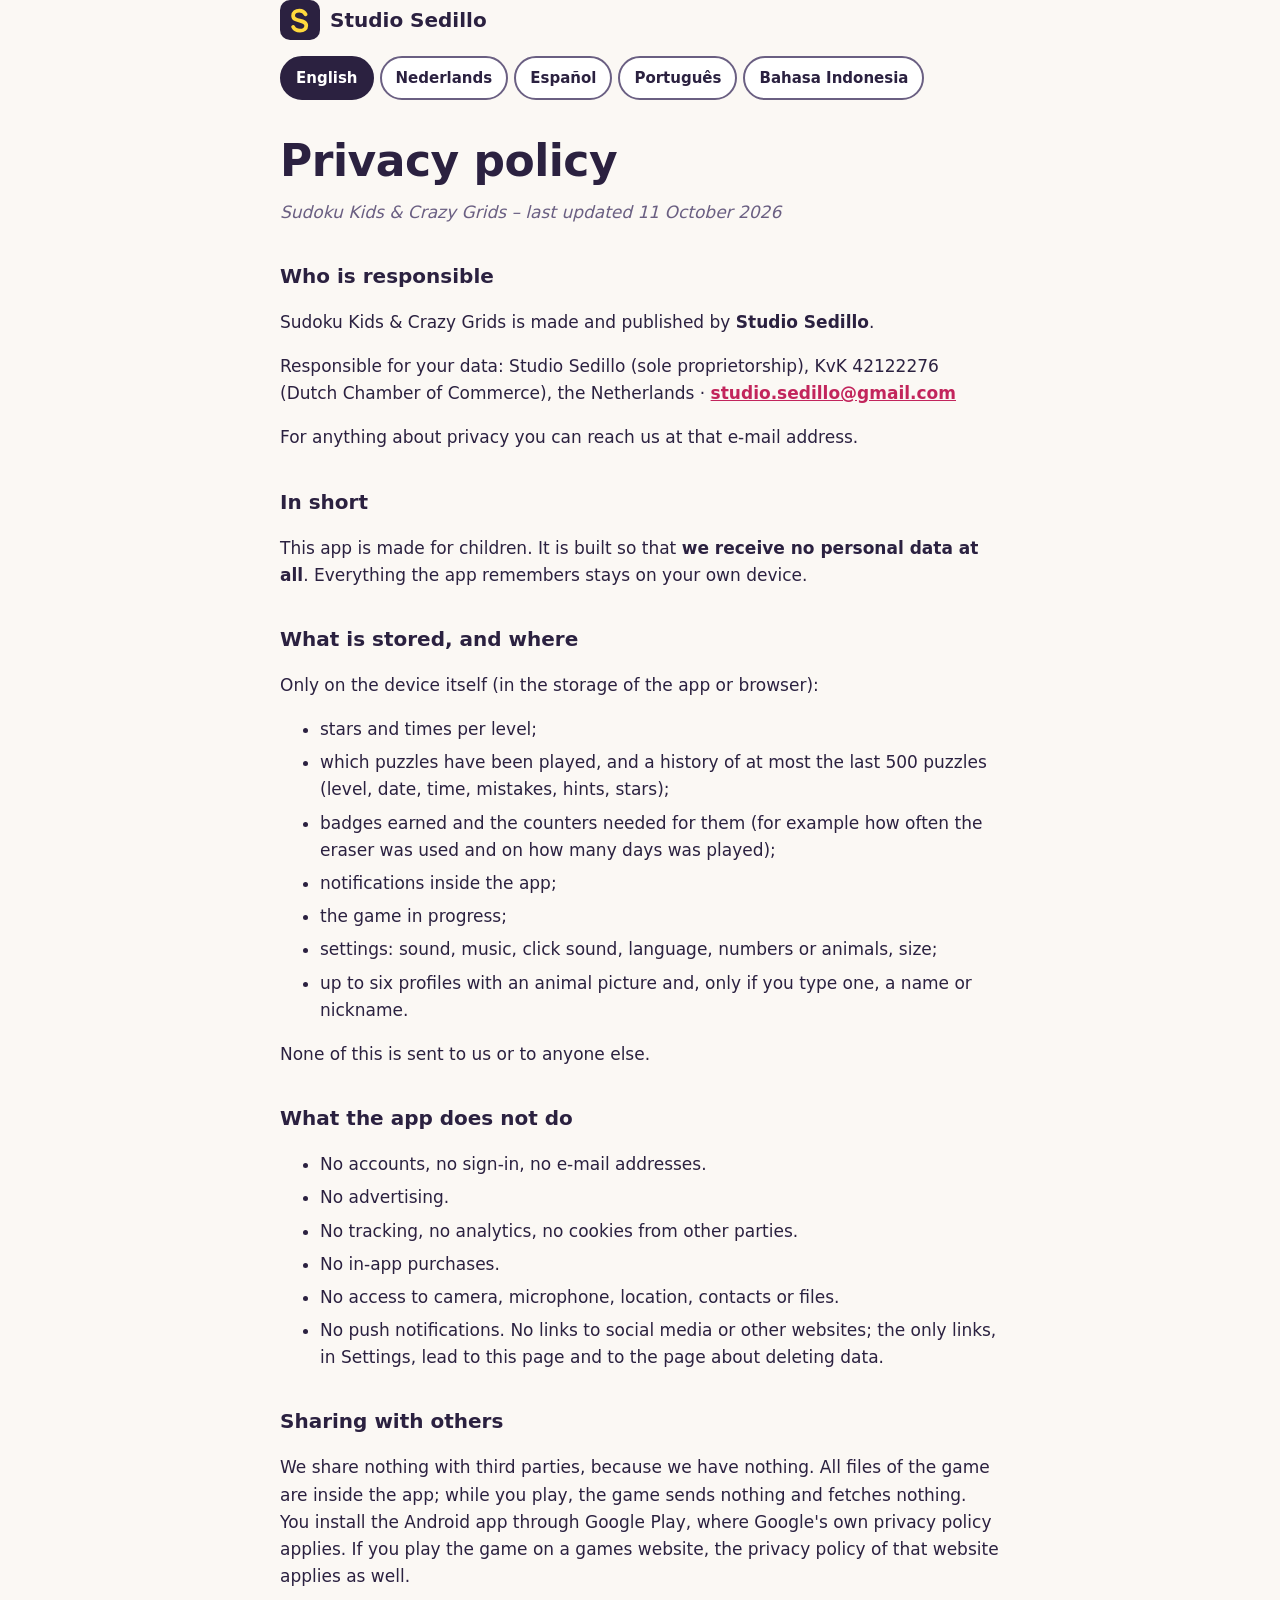
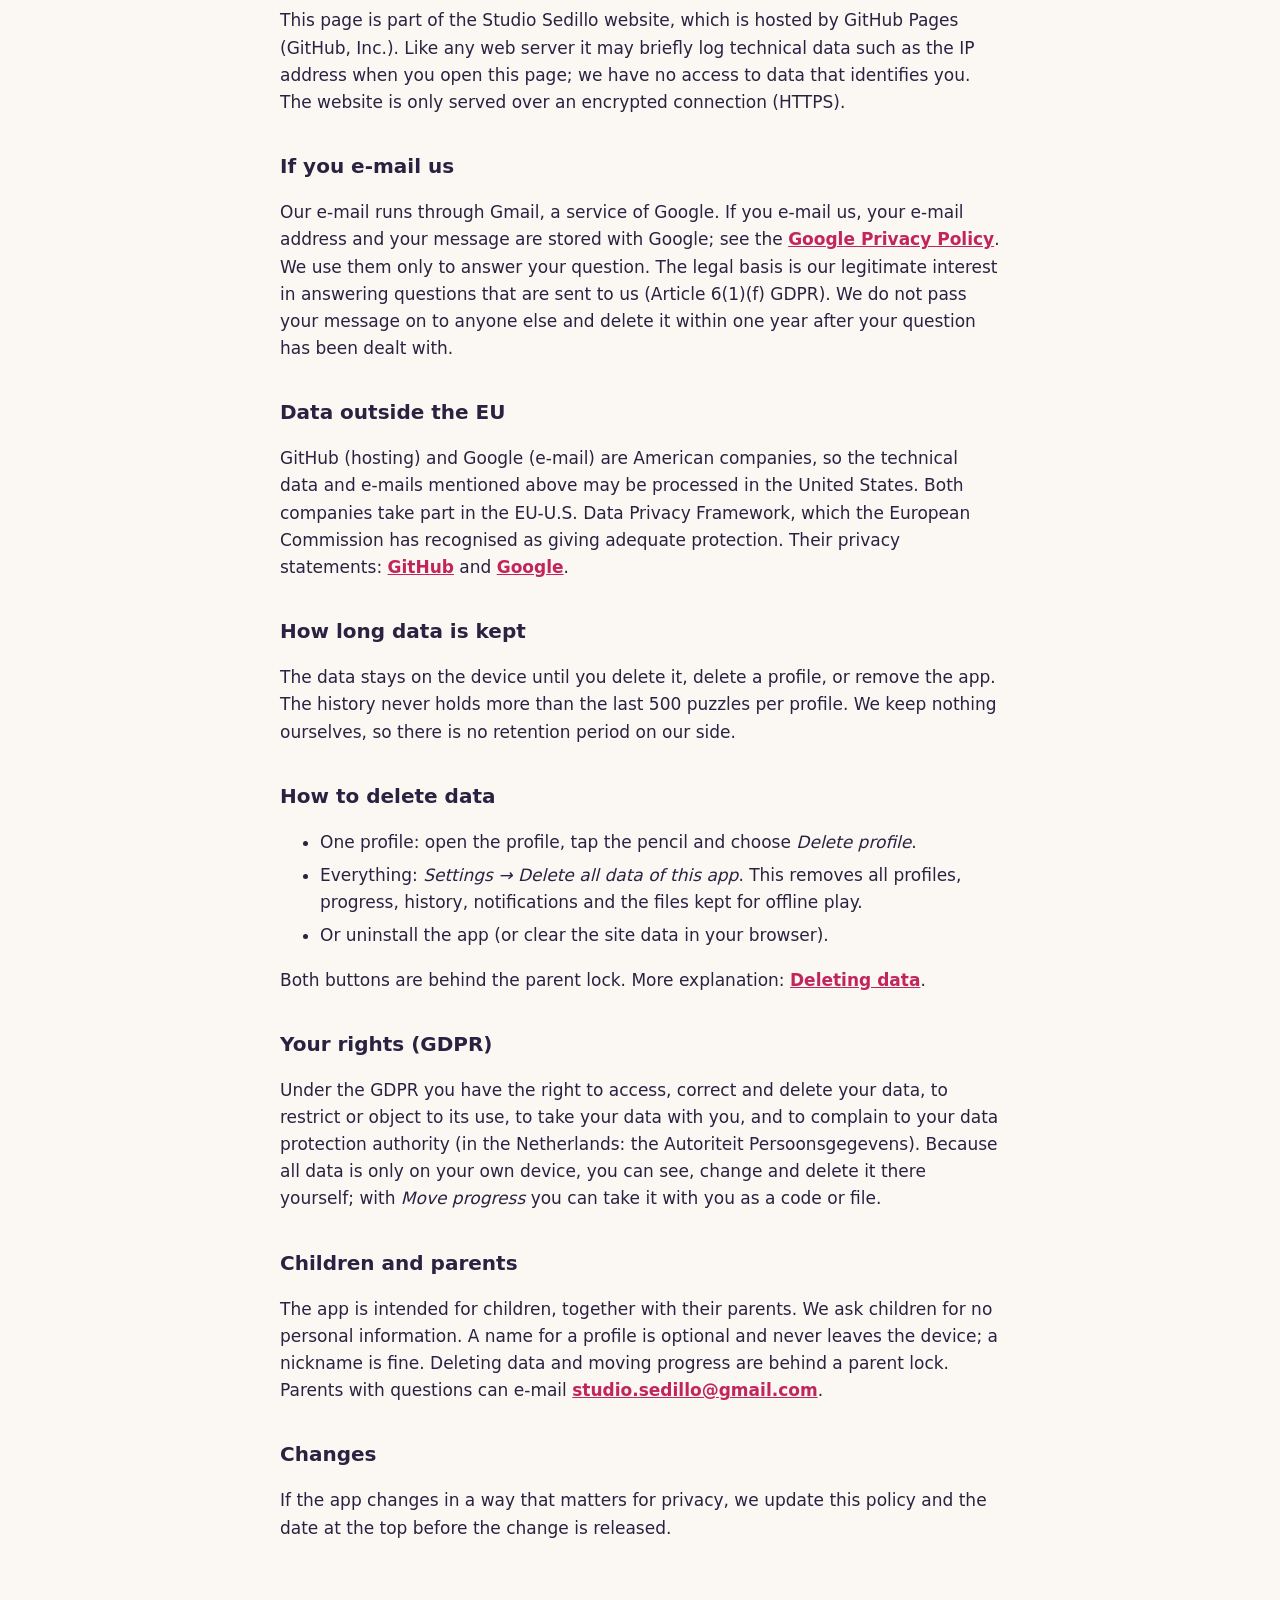
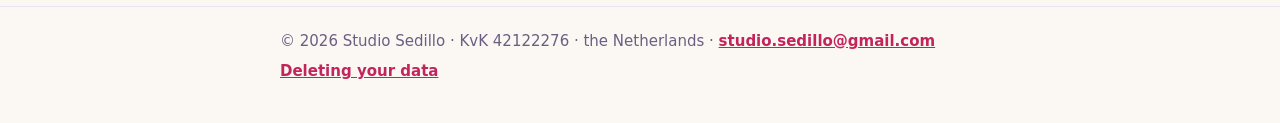
<file: sudoku-kids/privacy.html>
<!DOCTYPE html>
<html lang="en">
<head>
  <meta charset="UTF-8" />
  <meta name="viewport" content="width=device-width, initial-scale=1.0" />
  <meta name="theme-color" content="#2B2140" />
  <title>Privacy policy – Sudoku Kids &amp; Crazy Grids</title>
  <link rel="icon" href="../logo.svg" type="image/svg+xml" />
  <link rel="stylesheet" href="../style.css" />
  <style>
    .langs { flex-wrap: wrap; }
    .langs button { padding: 0 14px; }
    #policy h1 { margin-top: 36px; }
    #policy h2 { font-size: 20px; margin: 34px 0 10px; }
    #policy li { margin-bottom: 6px; }
  </style>
</head>
<body>
<header class="wrap">
  <div class="bar">
    <a class="brand" href="../"><img src="../logo.svg" alt="" width="40" height="40" />Studio Sedillo</a>
  </div>
  <div class="langs" id="langs" role="group" aria-label="Language" style="margin-top:16px"></div>
</header>

<main class="wrap">
  <article id="policy"></article>
</main>

<footer>
  <div class="wrap">
    <span id="company"></span>
    <a id="other" href="delete"></a>
  </div>
</footer>
<script>
// Privacy policy of Sudoku Kids & Crazy Grids, in five languages. The app links here with ?lang=<language of the app>.
(function () {
  'use strict';
  var MAIL = 'studio.sedillo@gmail.com';
  var ORDER = ['en', 'nl', 'es', 'pt', 'id'];
  var NAMES = { en: 'English', nl: 'Nederlands', es: 'Español', pt: 'Português', id: 'Bahasa Indonesia' };
  var COUNTRY = { en: 'the Netherlands', nl: 'Nederland', es: 'Países Bajos', pt: 'Países Baixos', id: 'Belanda' };
  var OTHER = {"en": "Deleting your data", "nl": "Gegevens verwijderen", "es": "Eliminar tus datos", "pt": "Excluir seus dados", "id": "Menghapus datamu"};
  // Every language: a title, a line under it, and sections [heading, html].
  var TEXT = {
 "en": {
  "title": "Privacy policy",
  "sub": "Sudoku Kids &amp; Crazy Grids – last updated 11 October 2026",
  "sections": [
   [
    "Who is responsible",
    "<p>Sudoku Kids &amp; Crazy Grids is made and published by <strong>Studio Sedillo<\/strong>.<\/p><p>Responsible for your data: Studio Sedillo (sole proprietorship), KvK 42122276 (Dutch Chamber of Commerce), the Netherlands · {mail}<\/p><p>For anything about privacy you can reach us at that e-mail address.<\/p>"
   ],
   [
    "In short",
    "<p>This app is made for children. It is built so that <strong>we receive no personal data at all<\/strong>. Everything the app remembers stays on your own device.<\/p>"
   ],
   [
    "What is stored, and where",
    "<p>Only on the device itself (in the storage of the app or browser):<\/p><ul><li>stars and times per level;<\/li><li>which puzzles have been played, and a history of at most the last 500 puzzles (level, date, time, mistakes, hints, stars);<\/li><li>badges earned and the counters needed for them (for example how often the eraser was used and on how many days was played);<\/li><li>notifications inside the app;<\/li><li>the game in progress;<\/li><li>settings: sound, music, click sound, language, numbers or animals, size;<\/li><li>up to six profiles with an animal picture and, only if you type one, a name or nickname.<\/li><\/ul><p>None of this is sent to us or to anyone else.<\/p>"
   ],
   [
    "What the app does not do",
    "<ul><li>No accounts, no sign-in, no e-mail addresses.<\/li><li>No advertising.<\/li><li>No tracking, no analytics, no cookies from other parties.<\/li><li>No in-app purchases.<\/li><li>No access to camera, microphone, location, contacts or files.<\/li><li>No push notifications. No links to social media or other websites; the only links, in Settings, lead to this page and to the page about deleting data.<\/li><\/ul>"
   ],
   [
    "Sharing with others",
    "<p>We share nothing with third parties, because we have nothing. All files of the game are inside the app; while you play, the game sends nothing and fetches nothing. You install the Android app through Google Play, where Google's own privacy policy applies. If you play the game on a games website, the privacy policy of that website applies as well.<\/p><p>This page is part of the Studio Sedillo website, which is hosted by GitHub Pages (GitHub, Inc.). Like any web server it may briefly log technical data such as the IP address when you open this page; we have no access to data that identifies you. The website is only served over an encrypted connection (HTTPS).<\/p>"
   ],
   [
    "If you e-mail us",
    "<p>Our e-mail runs through Gmail, a service of Google. If you e-mail us, your e-mail address and your message are stored with Google; see the <a href=\"https://policies.google.com/privacy\" rel=\"noopener\">Google Privacy Policy<\/a>. We use them only to answer your question. The legal basis is our legitimate interest in answering questions that are sent to us (Article 6(1)(f) GDPR). We do not pass your message on to anyone else and delete it within one year after your question has been dealt with.<\/p>"
   ],
   [
    "Data outside the EU",
    "<p>GitHub (hosting) and Google (e-mail) are American companies, so the technical data and e-mails mentioned above may be processed in the United States. Both companies take part in the EU-U.S. Data Privacy Framework, which the European Commission has recognised as giving adequate protection. Their privacy statements: <a href=\"https://docs.github.com/en/site-policy/privacy-policies/github-general-privacy-statement\" rel=\"noopener\">GitHub<\/a> and <a href=\"https://policies.google.com/privacy\" rel=\"noopener\">Google<\/a>.<\/p>"
   ],
   [
    "How long data is kept",
    "<p>The data stays on the device until you delete it, delete a profile, or remove the app. The history never holds more than the last 500 puzzles per profile. We keep nothing ourselves, so there is no retention period on our side.<\/p>"
   ],
   [
    "How to delete data",
    "<ul><li>One profile: open the profile, tap the pencil and choose <em>Delete profile<\/em>.<\/li><li>Everything: <em>Settings → Delete all data of this app<\/em>. This removes all profiles, progress, history, notifications and the files kept for offline play.<\/li><li>Or uninstall the app (or clear the site data in your browser).<\/li><\/ul><p>Both buttons are behind the parent lock. More explanation: <a href=\"delete\">Deleting data<\/a>.<\/p>"
   ],
   [
    "Your rights (GDPR)",
    "<p>Under the GDPR you have the right to access, correct and delete your data, to restrict or object to its use, to take your data with you, and to complain to your data protection authority (in the Netherlands: the Autoriteit Persoonsgegevens). Because all data is only on your own device, you can see, change and delete it there yourself; with <em>Move progress<\/em> you can take it with you as a code or file.<\/p>"
   ],
   [
    "Children and parents",
    "<p>The app is intended for children, together with their parents. We ask children for no personal information. A name for a profile is optional and never leaves the device; a nickname is fine. Deleting data and moving progress are behind a parent lock. Parents with questions can e-mail {mail}.<\/p>"
   ],
   [
    "Changes",
    "<p>If the app changes in a way that matters for privacy, we update this policy and the date at the top before the change is released.<\/p>"
   ]
  ]
 },
 "nl": {
  "title": "Privacyverklaring",
  "sub": "Sudoku Kids &amp; Crazy Grids – laatst bijgewerkt op 11 oktober 2026",
  "sections": [
   [
    "Wie is verantwoordelijk",
    "<p>Sudoku Kids &amp; Crazy Grids wordt gemaakt en uitgegeven door <strong>Studio Sedillo<\/strong>.<\/p><p>Verantwoordelijke: Studio Sedillo (eenmanszaak), KvK 42122276, Nederland · {mail}<\/p><p>Voor alles over privacy kun je ons bereiken via dat e-mailadres.<\/p>"
   ],
   [
    "In het kort",
    "<p>Deze app is gemaakt voor kinderen. Hij is zo gebouwd dat <strong>wij helemaal geen persoonsgegevens ontvangen<\/strong>. Alles wat de app onthoudt, blijft op je eigen toestel.<\/p>"
   ],
   [
    "Wat er wordt bewaard, en waar",
    "<p>Alleen op het toestel zelf (in de opslag van de app of browser):<\/p><ul><li>sterren en tijden per level;<\/li><li>welke puzzels gespeeld zijn, en een geschiedenis van hoogstens de laatste 500 puzzels (level, datum, tijd, fouten, hints, sterren);<\/li><li>behaalde badges en de tellers die daarvoor nodig zijn (bijvoorbeeld hoe vaak de gum is gebruikt en op hoeveel dagen er is gespeeld);<\/li><li>meldingen in de app;<\/li><li>het spel waar je mee bezig bent;<\/li><li>instellingen: geluid, muziek, klikgeluid, taal, cijfers of dieren, grootte;<\/li><li>maximaal zes profielen met een dierenplaatje en, alleen als je die intypt, een naam of bijnaam.<\/li><\/ul><p>Niets hiervan wordt naar ons of naar iemand anders gestuurd.<\/p>"
   ],
   [
    "Wat de app niet doet",
    "<ul><li>Geen accounts, geen inloggen, geen e-mailadressen.<\/li><li>Geen advertenties.<\/li><li>Geen tracking, geen statistieken, geen cookies van anderen.<\/li><li>Geen aankopen in de app.<\/li><li>Geen toegang tot camera, microfoon, locatie, contacten of bestanden.<\/li><li>Geen pushmeldingen. Geen links naar sociale media of andere websites; de enige links, in Instellingen, gaan naar deze pagina en naar de pagina over gegevens verwijderen.<\/li><\/ul>"
   ],
   [
    "Delen met anderen",
    "<p>Wij delen niets met derden, want wij hebben niets. Alle bestanden van het spel zitten in de app; tijdens het spelen verstuurt het spel niets en haalt het niets op. De Android-app installeer je via Google Play; daar geldt de privacyverklaring van Google zelf. Speel je het spel op een spellenwebsite, dan geldt ook de privacyverklaring van die website.<\/p><p>Deze pagina hoort bij de website van Studio Sedillo, die wordt gehost door GitHub Pages (GitHub, Inc.). Zoals elke webserver kan die bij het openen van deze pagina kort technische gegevens zoals het IP-adres vastleggen; wij hebben geen toegang tot gegevens waarmee jij te herkennen bent. De website is alleen bereikbaar via een versleutelde verbinding (HTTPS).<\/p>"
   ],
   [
    "Als je ons mailt",
    "<p>Onze e-mail loopt via Gmail, een dienst van Google. Als je ons mailt, staan je e-mailadres en je bericht bij Google; zie de <a href=\"https://policies.google.com/privacy\" rel=\"noopener\">privacyverklaring van Google<\/a>. We gebruiken ze alleen om je vraag te beantwoorden. De grondslag is ons gerechtvaardigd belang om vragen te beantwoorden die we krijgen (artikel 6 lid 1 sub f AVG). We geven je bericht aan niemand anders door en wissen het binnen een jaar nadat je vraag is afgehandeld.<\/p>"
   ],
   [
    "Gegevens buiten de EU",
    "<p>GitHub (hosting) en Google (e-mail) zijn Amerikaanse bedrijven. De technische gegevens en e-mails die hierboven staan, kunnen daardoor in de Verenigde Staten worden verwerkt. Beide bedrijven doen mee aan het EU-U.S. Data Privacy Framework, dat volgens de Europese Commissie voldoende bescherming biedt. Hun privacyverklaringen: <a href=\"https://docs.github.com/en/site-policy/privacy-policies/github-general-privacy-statement\" rel=\"noopener\">GitHub<\/a> en <a href=\"https://policies.google.com/privacy\" rel=\"noopener\">Google<\/a>.<\/p>"
   ],
   [
    "Hoe lang gegevens bewaard blijven",
    "<p>De gegevens blijven op het toestel staan tot je ze wist, een profiel verwijdert of de app verwijdert. De geschiedenis bevat nooit meer dan de laatste 500 puzzels per profiel. Wij bewaren zelf niets, dus er is aan onze kant geen bewaartermijn.<\/p>"
   ],
   [
    "Hoe je gegevens verwijdert",
    "<ul><li>Eén profiel: open het profiel, tik op het potlood en kies <em>Profiel verwijderen<\/em>.<\/li><li>Alles: <em>Instellingen → Alle gegevens van deze app verwijderen<\/em>. Dat wist alle profielen, voortgang, geschiedenis, meldingen en de bestanden voor offline spelen.<\/li><li>Of verwijder de app (of wis de sitegegevens in je browser).<\/li><\/ul><p>Beide knoppen zitten achter het ouderslot. Meer uitleg: <a href=\"delete\">Gegevens verwijderen<\/a>.<\/p>"
   ],
   [
    "Je rechten (AVG)",
    "<p>Volgens de AVG heb je recht op inzage, correctie en verwijdering van je gegevens, op beperking van en bezwaar tegen het gebruik ervan, op het meenemen van je gegevens, en op het indienen van een klacht bij de toezichthouder (in Nederland: de Autoriteit Persoonsgegevens). Omdat alle gegevens alleen op je eigen toestel staan, kun je ze daar zelf bekijken, aanpassen en wissen; met <em>Voortgang overzetten<\/em> neem je ze mee als code of bestand.<\/p>"
   ],
   [
    "Kinderen en ouders",
    "<p>De app is bedoeld voor kinderen, samen met hun ouders. Wij vragen kinderen niet om persoonlijke informatie. Een naam bij een profiel is niet verplicht en verlaat het toestel nooit; een bijnaam is prima. Gegevens verwijderen en voortgang overzetten zitten achter een ouderslot. Ouders met vragen kunnen mailen naar {mail}.<\/p>"
   ],
   [
    "Wijzigingen",
    "<p>Als de app verandert op een manier die voor privacy van belang is, passen we deze verklaring en de datum bovenaan aan voordat de wijziging uitkomt.<\/p>"
   ]
  ]
 },
 "es": {
  "title": "Política de privacidad",
  "sub": "Sudoku Kids &amp; Crazy Grids – última actualización: 11 de octubre de 2026",
  "sections": [
   [
    "Quién es el responsable",
    "<p>Sudoku Kids &amp; Crazy Grids está hecho y publicado por <strong>Studio Sedillo<\/strong>.<\/p><p>Responsable: Studio Sedillo (empresa unipersonal), KvK 42122276 (Cámara de Comercio de los Países Bajos), Países Bajos · {mail}<\/p><p>Para cualquier cuestión de privacidad puedes escribirnos a esa dirección de correo.<\/p>"
   ],
   [
    "En resumen",
    "<p>Esta aplicación está hecha para niños. Está diseñada para que <strong>no recibamos ningún dato personal<\/strong>. Todo lo que la aplicación recuerda se queda en tu propio dispositivo.<\/p>"
   ],
   [
    "Qué se guarda y dónde",
    "<p>Solo en el propio dispositivo (en el almacenamiento de la aplicación o del navegador):<\/p><ul><li>las estrellas y los tiempos de cada nivel;<\/li><li>qué puzles se han jugado y un historial de, como máximo, los últimos 500 puzles (nivel, fecha, tiempo, errores, pistas, estrellas);<\/li><li>las insignias conseguidas y los contadores necesarios para ellas (por ejemplo, cuántas veces se usó la goma y cuántos días se jugó);<\/li><li>los avisos dentro de la aplicación;<\/li><li>la partida en curso;<\/li><li>los ajustes: sonido, música, sonido de botones, idioma, números o animales, tamaño;<\/li><li>hasta seis perfiles con un dibujo de un animal y, solo si lo escribes, un nombre o apodo.<\/li><\/ul><p>Nada de esto se nos envía a nosotros ni a nadie más.<\/p>"
   ],
   [
    "Lo que la aplicación no hace",
    "<ul><li>Sin cuentas, sin inicio de sesión, sin direcciones de correo electrónico.<\/li><li>Sin publicidad.<\/li><li>Sin rastreo, sin estadísticas, sin cookies de terceros.<\/li><li>Sin compras dentro de la aplicación.<\/li><li>Sin acceso a la cámara, el micrófono, la ubicación, los contactos ni los archivos.<\/li><li>Sin notificaciones push. Sin enlaces a redes sociales ni a otros sitios web; los únicos enlaces, en Ajustes, llevan a esta página y a la página sobre cómo eliminar los datos.<\/li><\/ul>"
   ],
   [
    "Compartir con terceros",
    "<p>No compartimos nada con terceros, porque no tenemos nada. Todos los archivos del juego están dentro de la aplicación; mientras juegas, el juego no envía ni descarga nada. La aplicación de Android se instala desde Google Play, donde se aplica la política de privacidad de Google. Si juegas en un sitio web de juegos, también se aplica la política de privacidad de ese sitio.<\/p><p>Esta página forma parte del sitio web de Studio Sedillo, alojado en GitHub Pages (GitHub, Inc.). Como cualquier servidor web, puede registrar brevemente datos técnicos como la dirección IP al abrir esta página; nosotros no tenemos acceso a datos que te identifiquen. El sitio web solo se sirve a través de una conexión cifrada (HTTPS).<\/p>"
   ],
   [
    "Si nos escribes",
    "<p>Nuestro correo funciona con Gmail, un servicio de Google. Si nos escribes, tu dirección de correo y tu mensaje se guardan en Google; consulta la <a href=\"https://policies.google.com/privacy\" rel=\"noopener\">Política de Privacidad de Google<\/a>. Solo los usamos para responder a tu consulta. La base jurídica es nuestro interés legítimo en responder a las consultas que recibimos (artículo 6.1.f del RGPD). No compartimos tu mensaje con nadie más y lo borramos en el plazo de un año después de resolver tu consulta.<\/p>"
   ],
   [
    "Datos fuera de la UE",
    "<p>GitHub (alojamiento) y Google (correo) son empresas estadounidenses, por lo que los datos técnicos y los correos mencionados arriba pueden tratarse en Estados Unidos. Ambas empresas participan en el Marco de Privacidad de Datos UE-EE. UU. (EU-U.S. Data Privacy Framework), que según la Comisión Europea ofrece una protección adecuada. Sus políticas de privacidad: <a href=\"https://docs.github.com/en/site-policy/privacy-policies/github-general-privacy-statement\" rel=\"noopener\">GitHub<\/a> y <a href=\"https://policies.google.com/privacy\" rel=\"noopener\">Google<\/a>.<\/p>"
   ],
   [
    "Cuánto tiempo se conservan los datos",
    "<p>Los datos permanecen en el dispositivo hasta que los borres, elimines un perfil o desinstales la aplicación. El historial nunca contiene más de los últimos 500 puzles por perfil. Nosotros no conservamos nada, así que por nuestra parte no hay plazo de conservación.<\/p>"
   ],
   [
    "Cómo eliminar los datos",
    "<ul><li>Un perfil: abre el perfil, toca el lápiz y elige <em>Eliminar perfil<\/em>.<\/li><li>Todo: <em>Ajustes → Eliminar todos los datos de esta aplicación<\/em>. Esto borra todos los perfiles, el progreso, el historial, los avisos y los archivos guardados para jugar sin conexión.<\/li><li>O desinstala la aplicación (o borra los datos del sitio en tu navegador).<\/li><\/ul><p>Los dos botones están detrás del bloqueo para padres. Más información: <a href=\"delete\">Eliminar datos<\/a>.<\/p>"
   ],
   [
    "Tus derechos (RGPD)",
    "<p>Según el RGPD tienes derecho a acceder a tus datos, corregirlos y eliminarlos, a limitar su uso u oponerte a él, a llevártelos contigo y a presentar una reclamación ante tu autoridad de protección de datos. Como todos los datos están solo en tu propio dispositivo, puedes verlos, cambiarlos y borrarlos ahí mismo; con <em>Trasladar el progreso<\/em> puedes llevártelos como código o archivo.<\/p>"
   ],
   [
    "Niños y padres",
    "<p>La aplicación está pensada para niños, junto con sus padres. No pedimos a los niños ninguna información personal. El nombre de un perfil es opcional y nunca sale del dispositivo; un apodo es suficiente. Eliminar datos y trasladar el progreso están detrás de un bloqueo para padres. Los padres con preguntas pueden escribir a {mail}.<\/p>"
   ],
   [
    "Cambios",
    "<p>Si la aplicación cambia de una manera que afecte a la privacidad, actualizaremos esta política y la fecha de arriba antes de publicar el cambio.<\/p>"
   ]
  ]
 },
 "pt": {
  "title": "Política de privacidade",
  "sub": "Sudoku Kids &amp; Crazy Grids – última atualização: 11 de outubro de 2026",
  "sections": [
   [
    "Quem é o responsável",
    "<p>Sudoku Kids &amp; Crazy Grids é feito e publicado pelo <strong>Studio Sedillo<\/strong>.<\/p><p>Responsável: Studio Sedillo (empresa individual), KvK 42122276 (Câmara de Comércio dos Países Baixos), Países Baixos · {mail}<\/p><p>Para qualquer assunto de privacidade, escreva para esse endereço de e-mail.<\/p>"
   ],
   [
    "Em resumo",
    "<p>Este aplicativo foi feito para crianças. Ele foi construído para que <strong>não recebamos nenhum dado pessoal<\/strong>. Tudo o que o aplicativo guarda fica no seu próprio aparelho.<\/p>"
   ],
   [
    "O que fica guardado e onde",
    "<p>Somente no próprio aparelho (no armazenamento do aplicativo ou do navegador):<\/p><ul><li>as estrelas e os tempos de cada nível;<\/li><li>quais quebra-cabeças já foram jogados e um histórico de no máximo os últimos 500 (nível, data, tempo, erros, dicas, estrelas);<\/li><li>as medalhas conquistadas e os contadores necessários para elas (por exemplo, quantas vezes a borracha foi usada e em quantos dias se jogou);<\/li><li>os avisos dentro do aplicativo;<\/li><li>o jogo em andamento;<\/li><li>as configurações: som, música, som dos botões, idioma, números ou animais, tamanho;<\/li><li>até seis perfis com a imagem de um animal e, somente se você digitar, um nome ou apelido.<\/li><\/ul><p>Nada disso é enviado para nós nem para ninguém.<\/p>"
   ],
   [
    "O que o aplicativo não faz",
    "<ul><li>Sem contas, sem login, sem endereços de e-mail.<\/li><li>Sem publicidade.<\/li><li>Sem rastreamento, sem estatísticas, sem cookies de terceiros.<\/li><li>Sem compras no aplicativo.<\/li><li>Sem acesso à câmera, ao microfone, à localização, aos contatos ou aos arquivos.<\/li><li>Sem notificações push. Sem links para redes sociais ou outros sites; os únicos links, em Configurações, levam a esta página e à página sobre como excluir os dados.<\/li><\/ul>"
   ],
   [
    "Compartilhamento com terceiros",
    "<p>Não compartilhamos nada com terceiros, porque não temos nada. Todos os arquivos do jogo ficam dentro do aplicativo; enquanto você joga, o jogo não envia nem baixa nada. O aplicativo Android é instalado pelo Google Play, onde vale a política de privacidade do próprio Google. Se você jogar em um site de jogos, a política de privacidade desse site também se aplica.<\/p><p>Esta página faz parte do site do Studio Sedillo, hospedado pelo GitHub Pages (GitHub, Inc.). Como qualquer servidor web, ele pode registrar por pouco tempo dados técnicos, como o endereço IP, quando você abre esta página; nós não temos acesso a dados que identifiquem você. O site só é acessível por uma conexão criptografada (HTTPS).<\/p>"
   ],
   [
    "Se você nos escrever",
    "<p>Nosso e-mail funciona pelo Gmail, um serviço do Google. Se você nos escrever, seu endereço de e-mail e sua mensagem ficam guardados no Google; veja a <a href=\"https://policies.google.com/privacy\" rel=\"noopener\">Política de Privacidade do Google<\/a>. Usamos esses dados apenas para responder à sua dúvida. A base legal é o nosso legítimo interesse em responder às perguntas que recebemos (artigo 6.º, n.º 1, alínea f, do RGPD). Não repassamos sua mensagem a mais ninguém e a apagamos em até um ano depois de resolver sua dúvida.<\/p>"
   ],
   [
    "Dados fora da UE",
    "<p>GitHub (hospedagem) e Google (e-mail) são empresas dos Estados Unidos; por isso, os dados técnicos e os e-mails mencionados acima podem ser tratados nos Estados Unidos. As duas empresas participam do EU-U.S. Data Privacy Framework (Quadro de Privacidade de Dados UE-EUA), que, segundo a Comissão Europeia, oferece proteção adequada. As políticas de privacidade delas: <a href=\"https://docs.github.com/en/site-policy/privacy-policies/github-general-privacy-statement\" rel=\"noopener\">GitHub<\/a> e <a href=\"https://policies.google.com/privacy\" rel=\"noopener\">Google<\/a>.<\/p>"
   ],
   [
    "Por quanto tempo os dados ficam guardados",
    "<p>Os dados ficam no aparelho até você apagá-los, excluir um perfil ou desinstalar o aplicativo. O histórico nunca tem mais do que os últimos 500 quebra-cabeças por perfil. Nós não guardamos nada, portanto não há prazo de retenção do nosso lado.<\/p>"
   ],
   [
    "Como excluir os dados",
    "<ul><li>Um perfil: abra o perfil, toque no lápis e escolha <em>Excluir perfil<\/em>.<\/li><li>Tudo: <em>Configurações → Excluir todos os dados deste aplicativo<\/em>. Isso apaga todos os perfis, o progresso, o histórico, os avisos e os arquivos guardados para jogar sem internet.<\/li><li>Ou desinstale o aplicativo (ou limpe os dados do site no navegador).<\/li><\/ul><p>Os dois botões ficam atrás do bloqueio para os pais. Mais explicações: <a href=\"delete\">Excluir dados<\/a>.<\/p>"
   ],
   [
    "Seus direitos (LGPD e RGPD)",
    "<p>Você tem o direito de acessar, corrigir e excluir seus dados, de limitar o uso deles ou se opor a ele, de levá-los com você e de reclamar à autoridade de proteção de dados. Como todos os dados ficam apenas no seu aparelho, você mesmo pode vê-los, alterá-los e apagá-los ali; com <em>Transferir o progresso<\/em> você os leva como código ou arquivo.<\/p>"
   ],
   [
    "Crianças e pais",
    "<p>O aplicativo é destinado a crianças, junto com os pais. Não pedimos nenhuma informação pessoal às crianças. O nome de um perfil é opcional e nunca sai do aparelho; um apelido basta. Excluir dados e transferir o progresso ficam atrás de um bloqueio para os pais. Pais com dúvidas podem escrever para {mail}.<\/p>"
   ],
   [
    "Alterações",
    "<p>Se o aplicativo mudar de um jeito que importe para a privacidade, atualizaremos esta política e a data acima antes de a mudança ser publicada.<\/p>"
   ]
  ]
 },
 "id": {
  "title": "Kebijakan privasi",
  "sub": "Sudoku Kids &amp; Crazy Grids – terakhir diperbarui 11 Oktober 2026",
  "sections": [
   [
    "Siapa yang bertanggung jawab",
    "<p>Sudoku Kids &amp; Crazy Grids dibuat dan diterbitkan oleh <strong>Studio Sedillo<\/strong>.<\/p><p>Penanggung jawab: Studio Sedillo (usaha perseorangan), KvK 42122276 (Kamar Dagang Belanda), Belanda · {mail}<\/p><p>Untuk hal apa pun tentang privasi, hubungi kami di alamat email itu.<\/p>"
   ],
   [
    "Singkatnya",
    "<p>Aplikasi ini dibuat untuk anak-anak. Aplikasi ini dirancang agar <strong>kami sama sekali tidak menerima data pribadi<\/strong>. Semua yang diingat aplikasi tetap berada di perangkatmu sendiri.<\/p>"
   ],
   [
    "Apa yang disimpan, dan di mana",
    "<p>Hanya di perangkat itu sendiri (di penyimpanan aplikasi atau browser):<\/p><ul><li>bintang dan waktu tiap level;<\/li><li>teka-teki mana yang sudah dimainkan, dan riwayat paling banyak 500 teka-teki terakhir (level, tanggal, waktu, kesalahan, petunjuk, bintang);<\/li><li>lencana yang didapat dan penghitung yang diperlukan untuk itu (misalnya berapa kali penghapus dipakai dan berapa hari bermain);<\/li><li>pemberitahuan di dalam aplikasi;<\/li><li>permainan yang sedang berlangsung;<\/li><li>pengaturan: suara, musik, suara tombol, bahasa, angka atau hewan, ukuran;<\/li><li>hingga enam profil dengan gambar hewan dan, hanya jika kamu mengetiknya, nama atau nama panggilan.<\/li><\/ul><p>Tidak ada satu pun yang dikirim kepada kami atau siapa pun.<\/p>"
   ],
   [
    "Yang tidak dilakukan aplikasi",
    "<ul><li>Tanpa akun, tanpa login, tanpa alamat email.<\/li><li>Tanpa iklan.<\/li><li>Tanpa pelacakan, tanpa analitik, tanpa cookie pihak lain.<\/li><li>Tanpa pembelian dalam aplikasi.<\/li><li>Tanpa akses ke kamera, mikrofon, lokasi, kontak, atau file.<\/li><li>Tanpa notifikasi push. Tanpa tautan ke media sosial atau situs web lain; satu-satunya tautan, di Pengaturan, menuju halaman ini dan halaman tentang cara menghapus data.<\/li><\/ul>"
   ],
   [
    "Berbagi dengan pihak lain",
    "<p>Kami tidak membagikan apa pun kepada pihak ketiga, karena kami tidak memiliki apa pun. Semua file permainan ada di dalam aplikasi; selama kamu bermain, permainan tidak mengirim dan tidak mengunduh apa pun. Aplikasi Android dipasang melalui Google Play; di sana berlaku kebijakan privasi Google sendiri. Jika kamu bermain di situs web permainan, kebijakan privasi situs itu juga berlaku.<\/p><p>Halaman ini adalah bagian dari situs web Studio Sedillo, yang dihosting oleh GitHub Pages (GitHub, Inc.). Seperti server web lainnya, server dapat mencatat sebentar data teknis seperti alamat IP ketika kamu membuka halaman ini; kami tidak memiliki akses ke data yang mengenali dirimu. Situs web hanya dapat diakses melalui koneksi terenkripsi (HTTPS).<\/p>"
   ],
   [
    "Jika kamu mengirim email kepada kami",
    "<p>Email kami berjalan melalui Gmail, layanan dari Google. Jika kamu mengirim email kepada kami, alamat email dan pesanmu tersimpan di Google; lihat <a href=\"https://policies.google.com/privacy\" rel=\"noopener\">Kebijakan Privasi Google<\/a>. Kami hanya menggunakannya untuk menjawab pertanyaanmu. Dasar hukumnya adalah kepentingan sah kami untuk menjawab pertanyaan yang kami terima (Pasal 6 ayat 1 huruf f GDPR). Kami tidak meneruskan pesanmu kepada siapa pun dan menghapusnya dalam waktu satu tahun setelah pertanyaanmu selesai ditangani.<\/p>"
   ],
   [
    "Data di luar Uni Eropa",
    "<p>GitHub (hosting) dan Google (email) adalah perusahaan Amerika, sehingga data teknis dan email yang disebut di atas dapat diproses di Amerika Serikat. Kedua perusahaan ikut serta dalam EU-U.S. Data Privacy Framework, yang menurut Komisi Eropa memberikan perlindungan yang memadai. Kebijakan privasi mereka: <a href=\"https://docs.github.com/en/site-policy/privacy-policies/github-general-privacy-statement\" rel=\"noopener\">GitHub<\/a> dan <a href=\"https://policies.google.com/privacy\" rel=\"noopener\">Google<\/a>.<\/p>"
   ],
   [
    "Berapa lama data disimpan",
    "<p>Data tetap berada di perangkat sampai kamu menghapusnya, menghapus profil, atau mencopot aplikasi. Riwayat tidak pernah berisi lebih dari 500 teka-teki terakhir per profil. Kami sendiri tidak menyimpan apa pun, jadi tidak ada masa penyimpanan di pihak kami.<\/p>"
   ],
   [
    "Cara menghapus data",
    "<ul><li>Satu profil: buka profil, ketuk pensil, lalu pilih <em>Hapus profil<\/em>.<\/li><li>Semuanya: <em>Pengaturan → Hapus semua data aplikasi ini<\/em>. Ini menghapus semua profil, kemajuan, riwayat, pemberitahuan, dan file yang disimpan untuk bermain tanpa internet.<\/li><li>Atau copot aplikasi (atau hapus data situs di browser).<\/li><\/ul><p>Kedua tombol berada di balik kunci orang tua. Penjelasan lebih lanjut: <a href=\"delete\">Menghapus data<\/a>.<\/p>"
   ],
   [
    "Hak-hakmu",
    "<p>Kamu berhak melihat, memperbaiki, dan menghapus datamu, membatasi atau menolak penggunaannya, membawa datamu, dan mengajukan keluhan kepada otoritas perlindungan data (di Uni Eropa berdasarkan GDPR). Karena semua data hanya ada di perangkatmu sendiri, kamu dapat melihat, mengubah, dan menghapusnya sendiri di sana; dengan <em>Pindahkan kemajuan<\/em> kamu dapat membawanya sebagai kode atau file.<\/p>"
   ],
   [
    "Anak-anak dan orang tua",
    "<p>Aplikasi ini ditujukan untuk anak-anak, bersama orang tua mereka. Kami tidak meminta informasi pribadi apa pun dari anak-anak. Nama profil tidak wajib dan tidak pernah keluar dari perangkat; nama panggilan sudah cukup. Menghapus data dan memindahkan kemajuan berada di balik kunci orang tua. Orang tua yang punya pertanyaan dapat mengirim email ke {mail}.<\/p>"
   ],
   [
    "Perubahan",
    "<p>Jika aplikasi berubah dengan cara yang penting bagi privasi, kami memperbarui kebijakan ini dan tanggal di atas sebelum perubahan itu dirilis.<\/p>"
   ]
  ]
 }
};

  function start() {
    try {
      var asked = new URLSearchParams(location.search).get('lang');
      if (TEXT[asked]) return asked;
      var saved = localStorage.getItem('studioSedillo_lang');
      if (TEXT[saved]) return saved;
    } catch (e) { /* storage blocked */ }
    var device = String(navigator.language || 'en').slice(0, 2).toLowerCase();
    return TEXT[device] ? device : 'en';
  }
  function show(lang) {
    var T = TEXT[lang];
    var mail = '<a href="mailto:' + MAIL + '">' + MAIL + '</a>';
    document.documentElement.lang = lang;
    document.title = T.title + ' – Sudoku Kids & Crazy Grids';
    document.getElementById('policy').innerHTML =
      '<h1>' + T.title + '</h1><p class="updated">' + T.sub + '</p>' +
      T.sections.map(function (s) { return '<h2>' + s[0] + '</h2>' + s[1].split('{mail}').join(mail); }).join('');
    // links between the two pages keep the language
    document.querySelectorAll('#policy a[href="delete"], #policy a[href="privacy"]').forEach(function (a) { a.href = a.getAttribute('href') + '?lang=' + lang; });
    document.getElementById('company').innerHTML = '&copy; 2026 Studio Sedillo · KvK 42122276 · ' + COUNTRY[lang] + ' · ' + mail;
    var other = document.getElementById('other');
    other.textContent = OTHER[lang]; other.href = 'delete?lang=' + lang;
    document.querySelectorAll('#langs button').forEach(function (b) { b.setAttribute('aria-pressed', String(b.dataset.lang === lang)); });
    try { localStorage.setItem('studioSedillo_lang', lang); } catch (e) { /* ignore */ }
  }
  var langs = document.getElementById('langs');
  ORDER.forEach(function (code) {
    var b = document.createElement('button');
    b.type = 'button'; b.dataset.lang = code; b.lang = code; b.textContent = NAMES[code];
    b.addEventListener('click', function () { show(code); });
    langs.appendChild(b);
  });
  show(start());
})();
</script>
</body>
</html>
</file>
<file: style.css>
:root { --ink: #2B2140; --soft: #6A5F82; --bg: #FBF8F4; --card: #fff; --line: #E9E2F2; --accent: #C2255C; }
* { box-sizing: border-box; }
html { -webkit-text-size-adjust: 100%; }
body { margin: 0; background: var(--bg); color: var(--ink); font: 17px/1.6 'Segoe UI', system-ui, -apple-system, Arial, sans-serif; }
a { color: var(--accent); font-weight: 700; }
a:focus-visible, button:focus-visible { outline: 3px solid var(--ink); outline-offset: 3px; }
.wrap { max-width: 760px; margin: 0 auto; padding: 0 20px; }
.skip { position: absolute; left: 12px; top: -60px; z-index: 10; background: var(--ink); color: #fff; padding: 10px 16px; border-radius: 10px; }
.skip:focus { top: 12px; }

header { padding: 20px 0 0; }
.bar { display: flex; align-items: center; justify-content: space-between; gap: 12px; flex-wrap: wrap; }
.brand { display: inline-flex; align-items: center; gap: 10px; color: var(--ink); text-decoration: none; font-weight: 800; font-size: 20px; }
.brand img { width: 40px; height: 40px; display: block; }
.langs { display: flex; gap: 6px; }
.langs button { min-width: 48px; min-height: 44px; border: 2px solid var(--soft); background: var(--card); color: var(--ink); border-radius: 999px; font: inherit; font-size: 15px; font-weight: 700; cursor: pointer; }
.langs button[aria-pressed="true"] { border-color: var(--ink); background: var(--ink); color: #fff; }

h1 { font-size: clamp(30px, 7vw, 44px); line-height: 1.15; margin: 48px 0 12px; letter-spacing: -0.5px; }
h2 { font-size: 22px; margin: 44px 0 14px; }
h3 { font-size: 19px; margin: 0 0 4px; }
.lead { font-size: 19px; color: var(--soft); margin: 0; max-width: 34em; }

.apps { display: grid; gap: 14px; }
.app { display: flex; gap: 16px; align-items: flex-start; background: var(--card); border: 1px solid var(--line); border-radius: 18px; padding: 18px; }
.app img, .app .ph { width: 72px; height: 72px; border-radius: 16px; flex-shrink: 0; }
.app .ph { background: var(--line); }
.app p { margin: 0 0 8px; color: var(--soft); }
.app .links { display: flex; flex-wrap: wrap; gap: 6px 18px; }
.tag { display: inline-block; font-size: 13px; font-weight: 700; color: var(--soft); background: var(--line); border-radius: 999px; padding: 2px 10px; }

.points { padding-left: 20px; margin: 0; }
.points li { margin-bottom: 6px; }
.updated { color: var(--soft); font-style: italic; margin-top: 0; }

.facts { display: grid; grid-template-columns: minmax(0, max-content) minmax(0, 1fr); gap: 8px 20px; margin: 0; background: var(--card); border: 1px solid var(--line); border-radius: 18px; padding: 18px; }
.facts dt { color: var(--soft); }
.facts dd { margin: 0; font-weight: 700; overflow-wrap: anywhere; }
@media (max-width: 420px) { .facts { grid-template-columns: 1fr; gap: 0; } .facts dd { margin-bottom: 10px; } }

footer { margin-top: 64px; padding: 22px 0 40px; border-top: 1px solid var(--line); color: var(--soft); font-size: 15px; }
footer .wrap { display: flex; flex-wrap: wrap; gap: 6px 20px; justify-content: space-between; }
.foot-links { display: flex; flex-wrap: wrap; gap: 6px 18px; }
</file>
